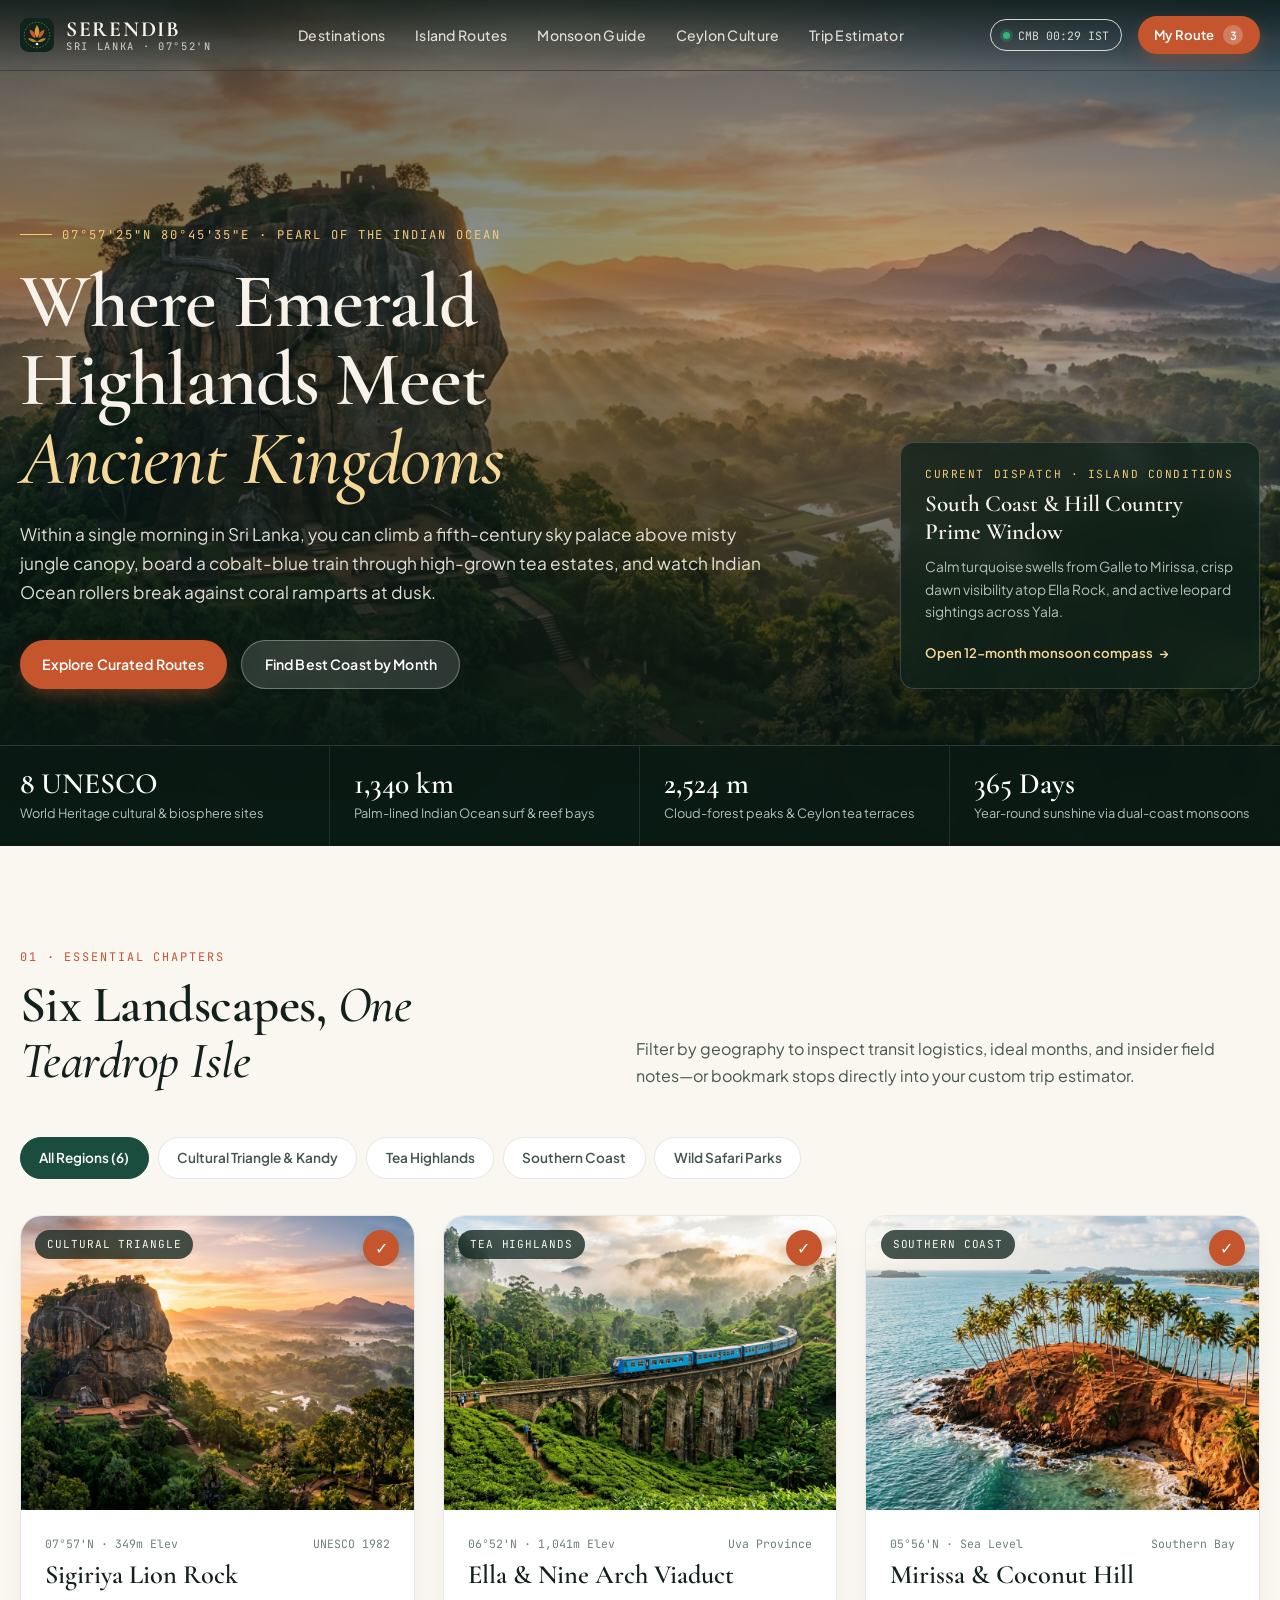
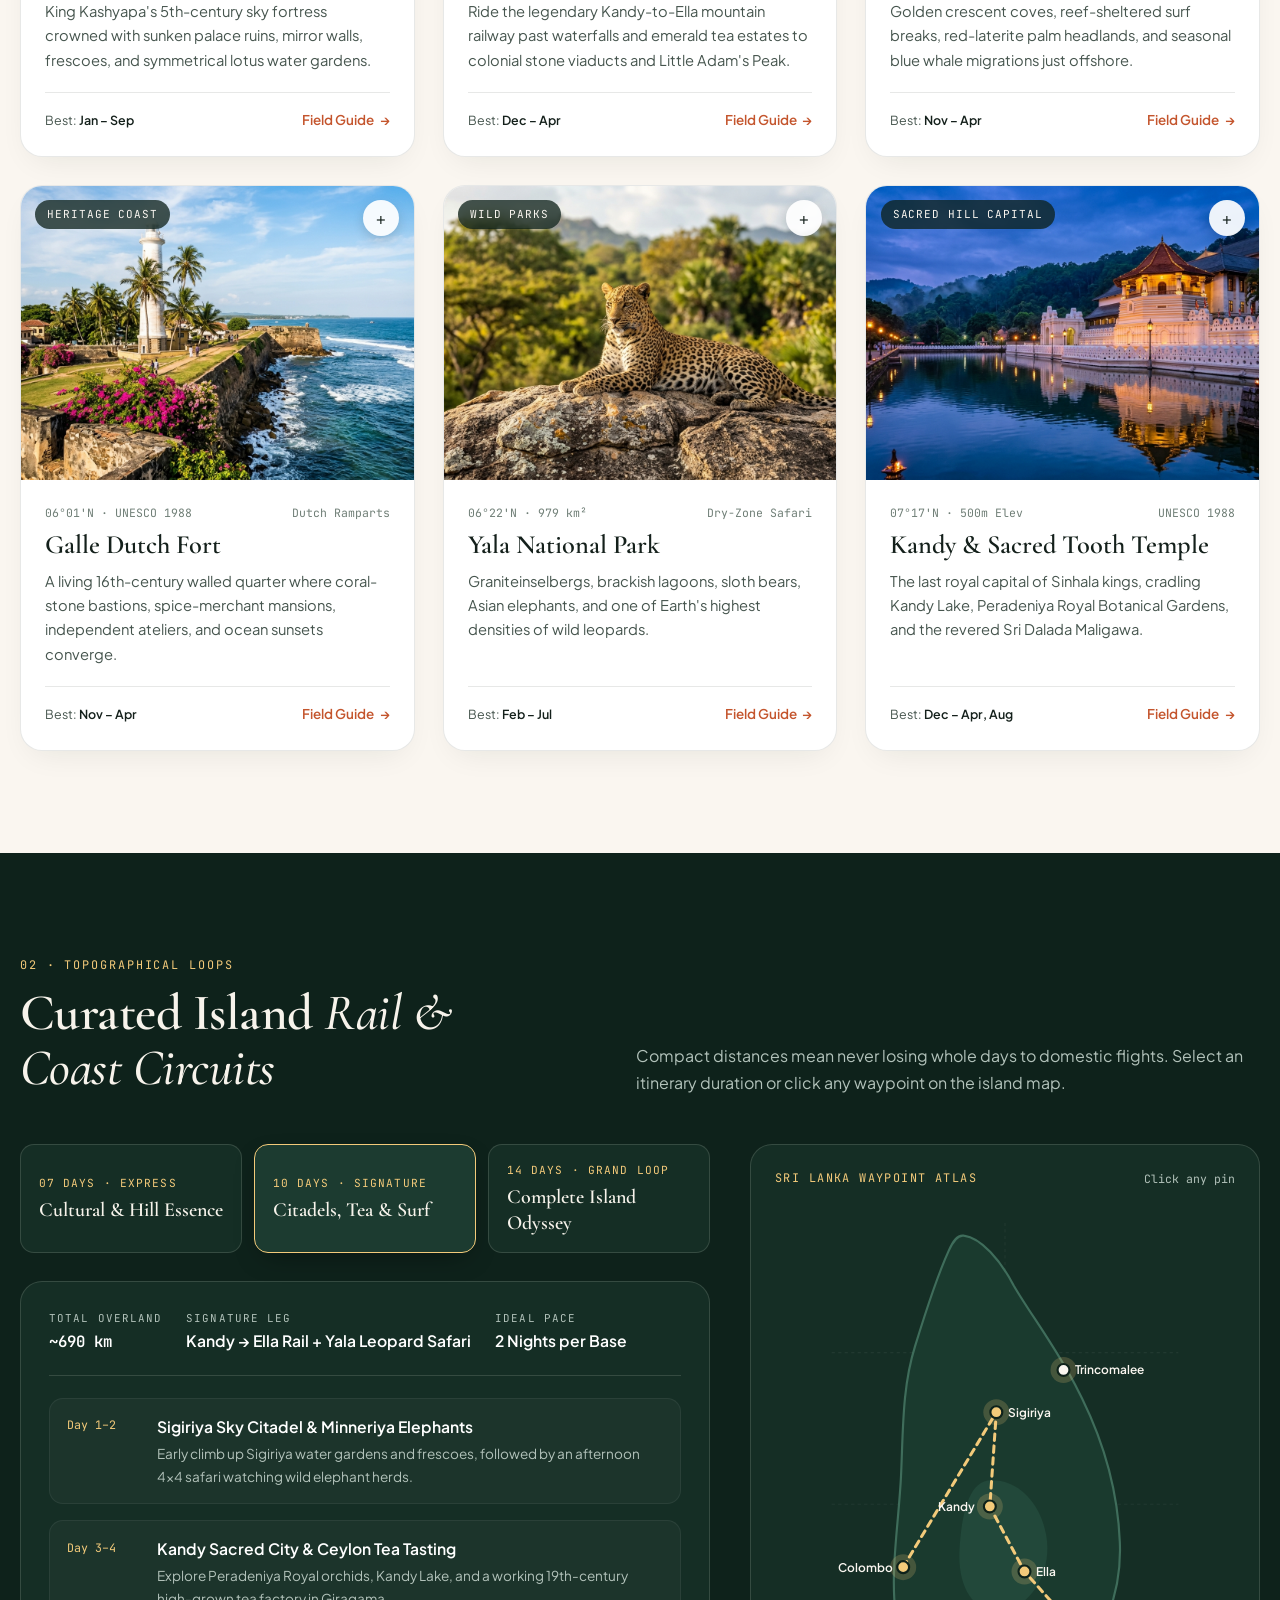
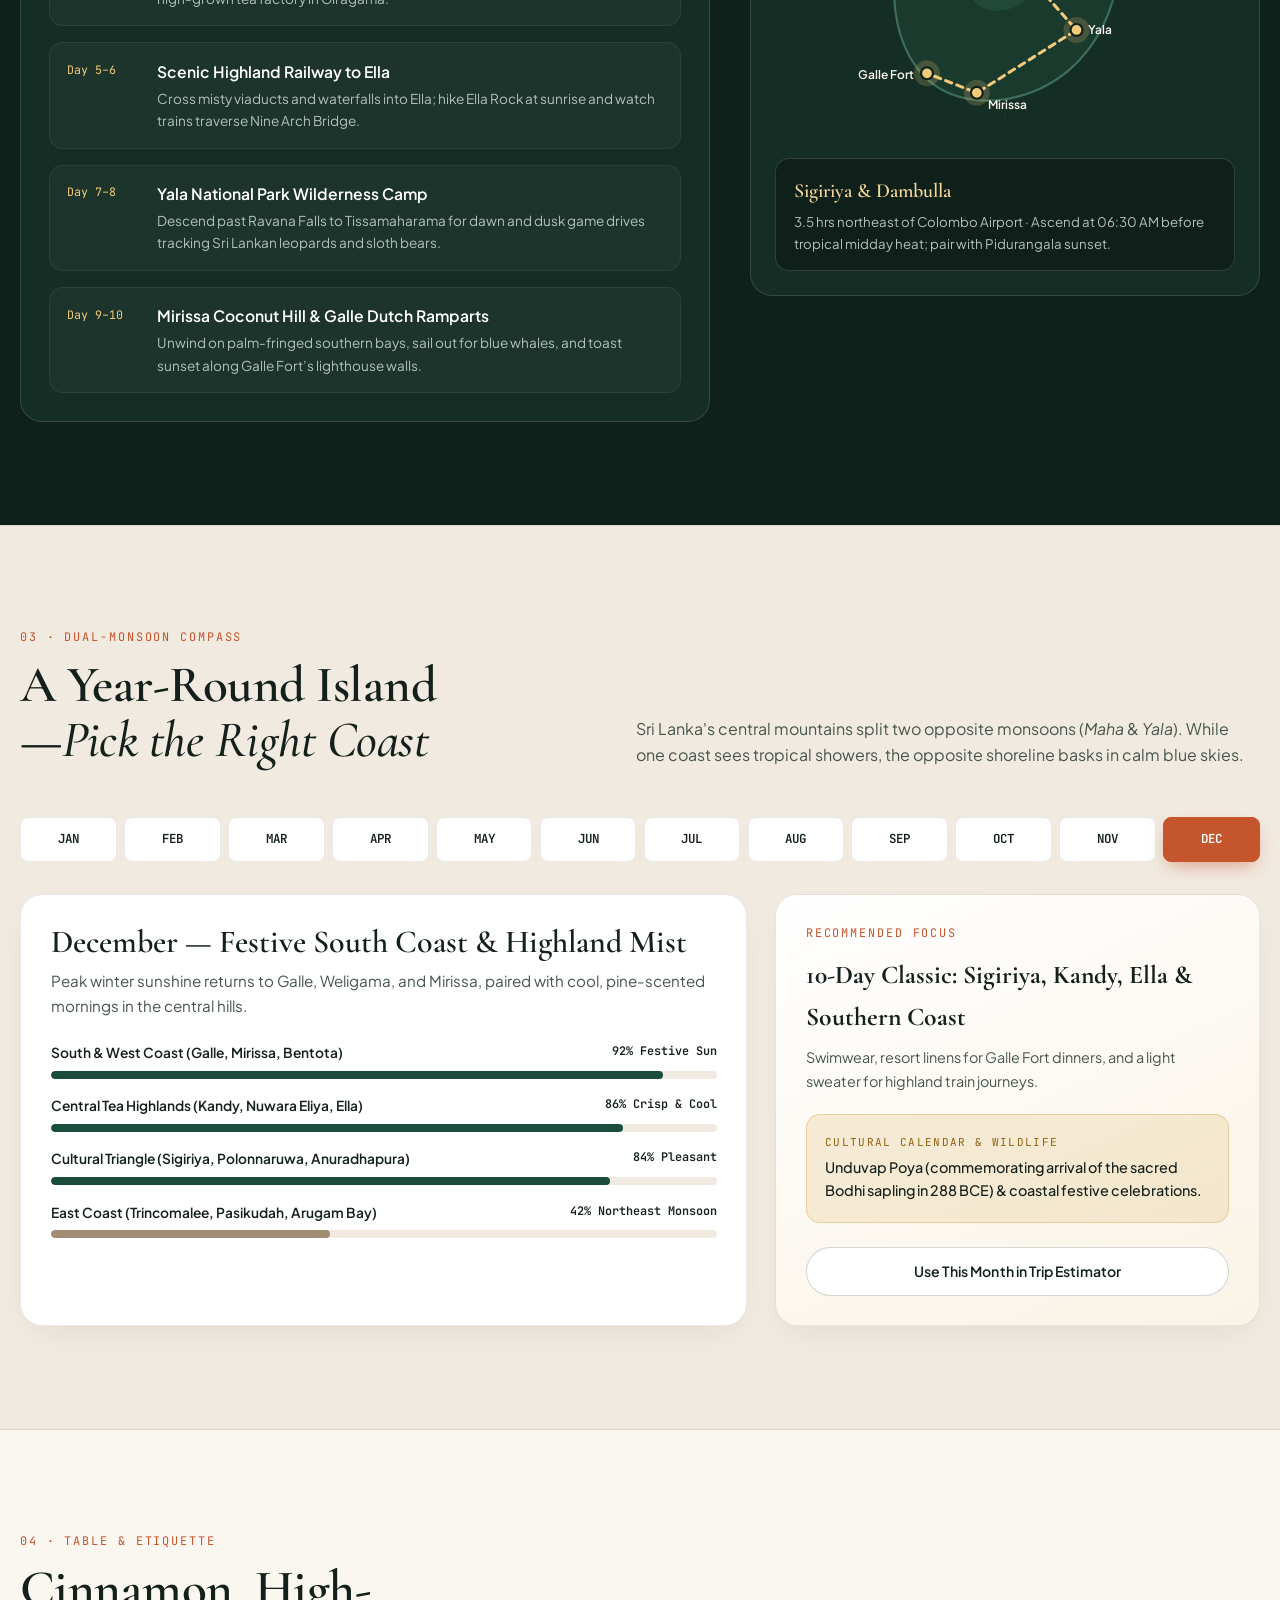
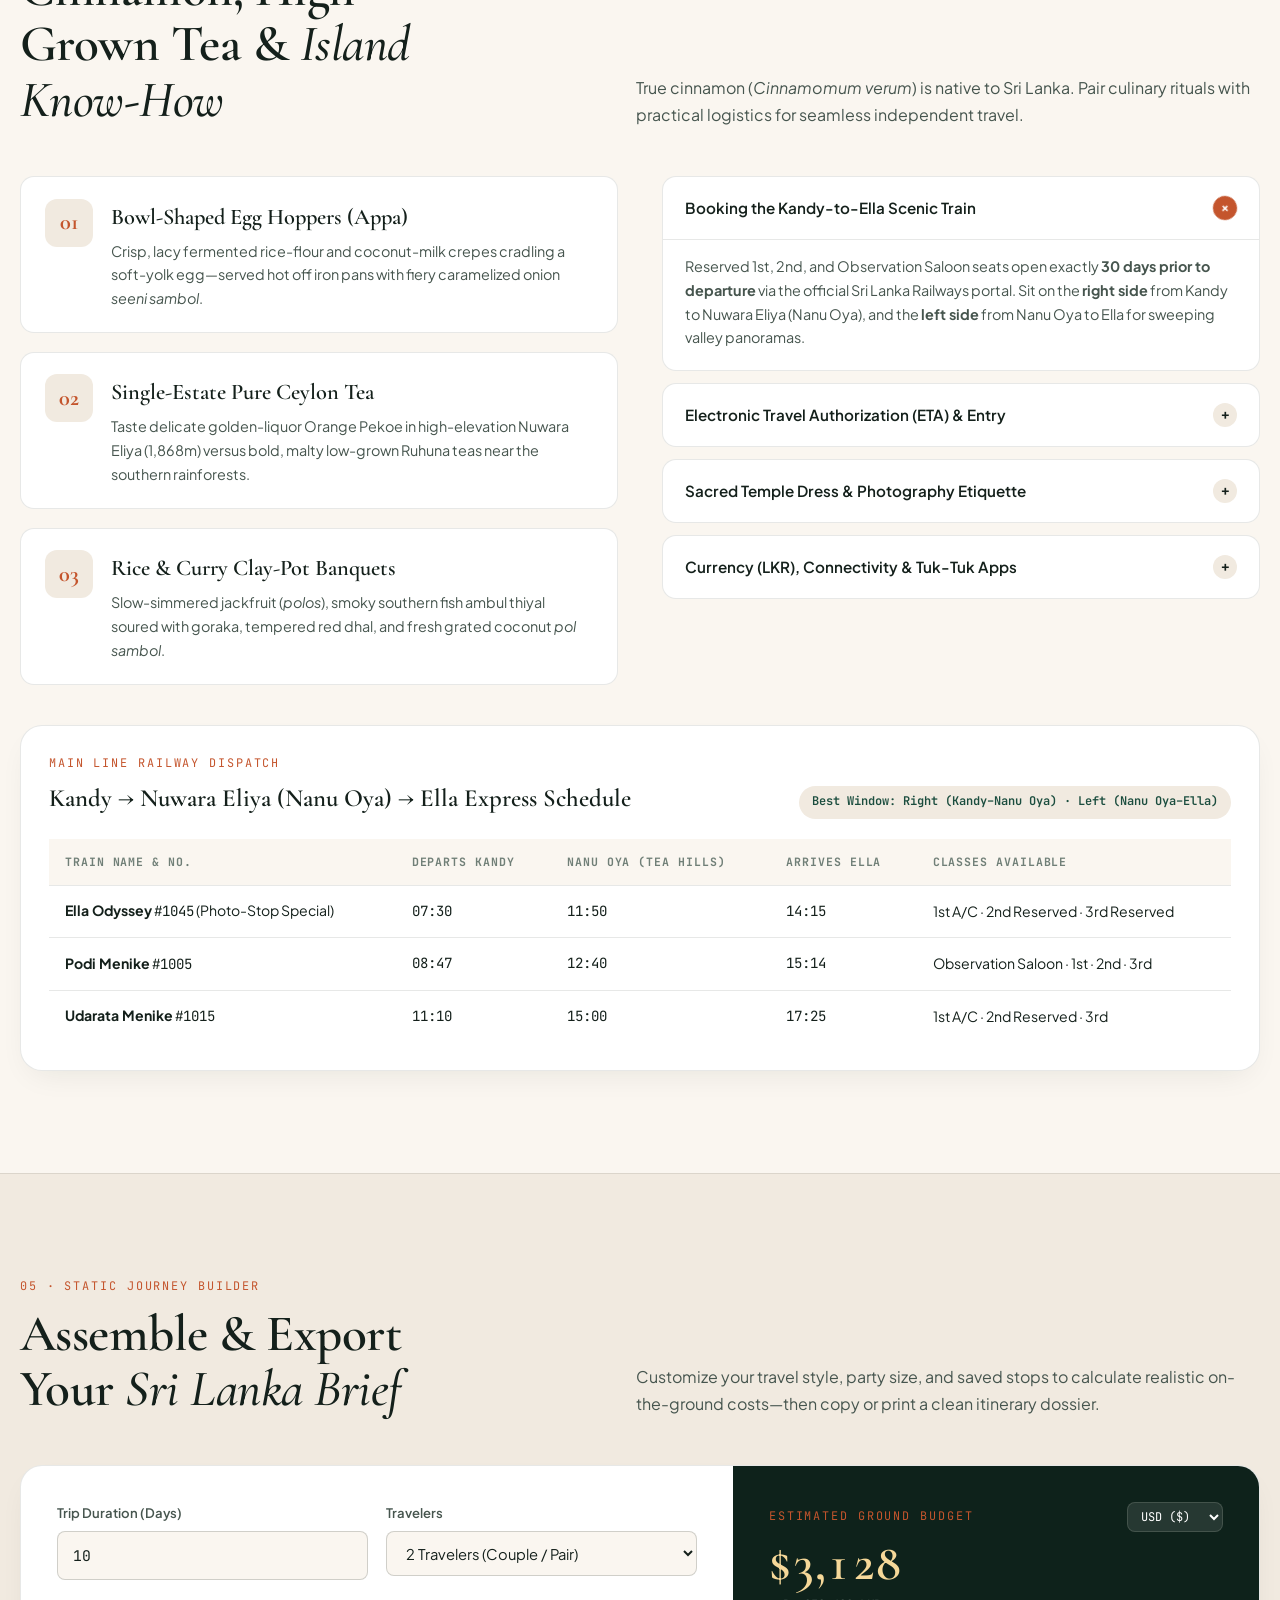
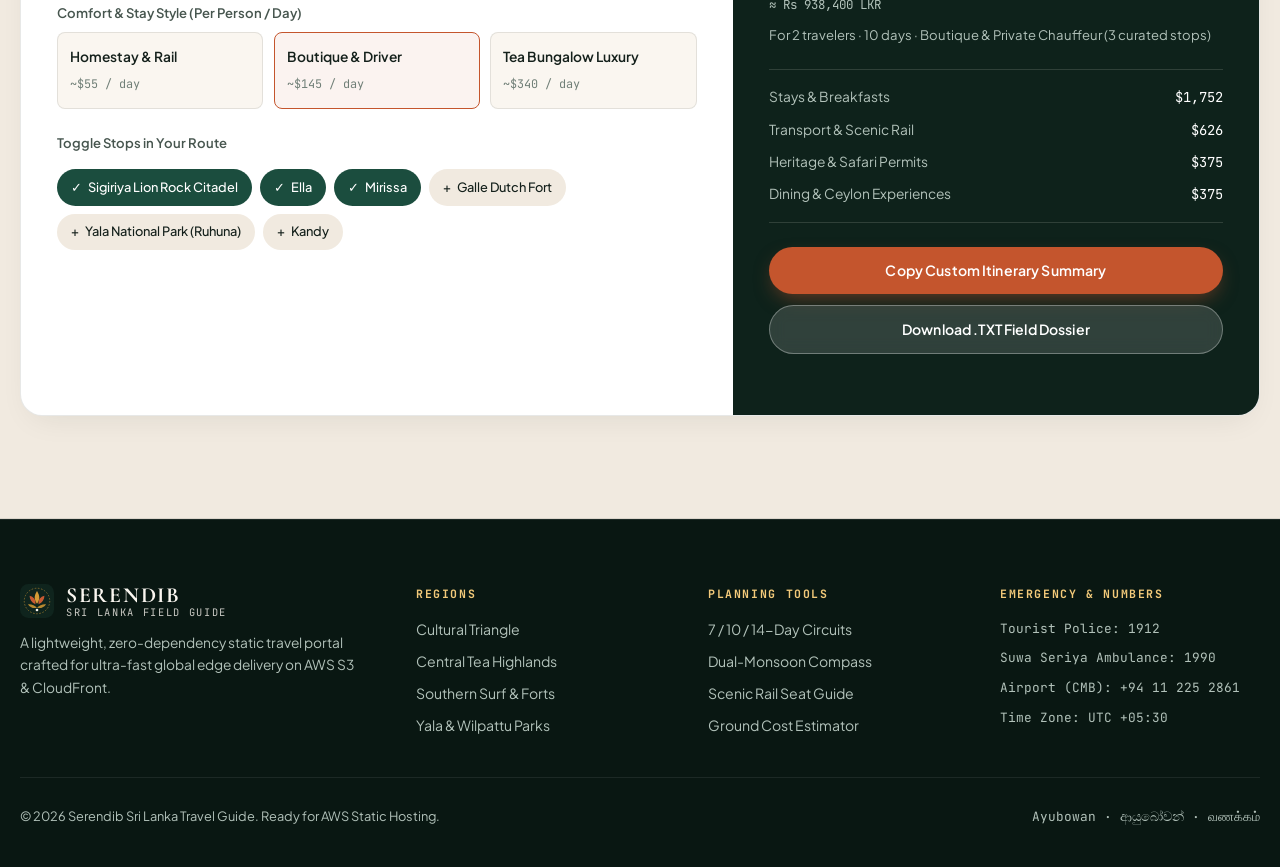
<file: index.html>
<!DOCTYPE html>
<html lang="en">
<head>
  <meta charset="UTF-8" />
  <meta name="viewport" content="width=device-width, initial-scale=1.0" />
  <title>Serendib · Sri Lanka — Island Field Guide &amp; Journey Planner</title>
  <meta
    name="description"
    content="Discover Sri Lanka: from Sigiriya's ancient sky citadel and misty Ceylon tea railways in Ella to leopard safaris in Yala and palm-fringed southern bays."
  />
  <meta name="theme-color" content="#0E221B" />

  <!-- Open Graph / Social Sharing -->
  <meta property="og:type" content="website" />
  <meta property="og:title" content="Serendib · Sri Lanka — Island Field Guide &amp; Journey Planner" />
  <meta
    property="og:description"
    content="Curated routes, dual-monsoon coast finder, and interactive Sri Lanka travel guide."
  />
  <meta property="og:image" content="./assets/images/sigiriya-hero.jpg" />

  <link rel="icon" type="image/svg+xml" href="./favicon.svg" />

  <!-- Editorial & Technical Typography -->
  <link rel="preconnect" href="https://fonts.googleapis.com" />
  <link rel="preconnect" href="https://fonts.gstatic.com" crossorigin />
  <link
    href="https://fonts.googleapis.com/css2?family=Cormorant+Garamond:ital,wght@0,500;0,600;0,700;1,500;1,600&family=JetBrains+Mono:wght@400;500;600&family=Plus+Jakarta+Sans:wght@400;500;600;700&display=swap"
    rel="stylesheet"
  />

  <link rel="stylesheet" href="./styles.css" />

  <!-- Structured Data for Search Engines -->
  <script type="application/ld+json">
    {
      "@context": "https://schema.org",
      "@type": "TouristDestination",
      "name": "Sri Lanka",
      "alternateName": "Serendib — Pearl of the Indian Ocean",
      "description": "An island nation in South Asia celebrated for ancient Buddhist citadels, misty highland tea railways, wildlife sanctuaries, and tropical Indian Ocean coastlines.",
      "geo": {
        "@type": "GeoCoordinates",
        "latitude": 7.8731,
        "longitude": 80.7718
      }
    }
  </script>
</head>
<body>
  <!-- ====================================================================
       Sticky Editorial Header
       ==================================================================== -->
  <header class="site-header" id="siteHeader">
    <div class="container header-inner">
      <a href="#top" class="brand-mark" aria-label="Serendib Sri Lanka Home">
        <img src="./favicon.svg" alt="" class="brand-lotus" width="34" height="34" />
        <span class="brand-text">
          <span class="brand-title">Serendib</span>
          <span class="brand-subtitle">Sri Lanka · 07°52'N</span>
        </span>
      </a>

      <nav aria-label="Primary Navigation">
        <ul class="nav-links" id="navLinks">
          <li><a href="#destinations">Destinations</a></li>
          <li><a href="#routes">Island Routes</a></li>
          <li><a href="#seasons">Monsoon Guide</a></li>
          <li><a href="#culture">Ceylon Culture</a></li>
          <li><a href="#planner">Trip Estimator</a></li>
        </ul>
      </nav>

      <div class="header-actions">
        <div class="live-clock-pill" title="Current local time in Colombo, Sri Lanka (UTC+5:30)">
          <span class="pulse-dot" aria-hidden="true"></span>
          <span id="colomboClock">CMB --:-- IST</span>
        </div>

        <a href="#planner" class="btn btn-primary btn-sm">
          <span>My Route</span>
          <span class="itinerary-badge-count" id="savedCountBadge">3</span>
        </a>

        <button
          type="button"
          class="mobile-menu-toggle"
          id="mobileMenuBtn"
          aria-expanded="false"
          aria-controls="navLinks"
          aria-label="Toggle navigation menu"
        >
          <svg width="20" height="20" viewBox="0 0 24 24" fill="none" stroke="currentColor" stroke-width="2">
            <path d="M4 7h16M4 12h16M4 17h16" stroke-linecap="round" />
          </svg>
        </button>
      </div>
    </div>
  </header>

  <main id="top">
    <!-- ====================================================================
         Full-Bleed Hero Section
         ==================================================================== -->
    <section class="hero" aria-label="Introduction to Sri Lanka">
      <div class="hero-media">
        <img
          src="./assets/images/sigiriya-hero.jpg"
          alt="Golden hour sunrise illuminating Sigiriya Lion Rock fortress rising above misty emerald jungle in Sri Lanka"
          fetchpriority="high"
        />
        <div class="hero-scrim"></div>
      </div>

      <div class="container hero-content">
        <div>
          <div class="hero-eyebrow">
            <span class="hero-eyebrow-line" aria-hidden="true"></span>
            <span>07°57'25"N 80°45'35"E · Pearl of the Indian Ocean</span>
          </div>

          <h1 class="hero-headline">
            Where Emerald Highlands Meet <em>Ancient Kingdoms</em>
          </h1>

          <p class="hero-lead">
            Within a single morning in Sri Lanka, you can climb a fifth-century sky palace above misty jungle canopy,
            board a cobalt-blue train through high-grown tea estates, and watch Indian Ocean rollers break against
            coral ramparts at dusk.
          </p>

          <div class="hero-cta-group">
            <a href="#routes" class="btn btn-primary">Explore Curated Routes</a>
            <a href="#seasons" class="btn btn-glass">Find Best Coast by Month</a>
          </div>
        </div>

        <aside class="hero-dispatch-card" aria-label="Seasonal Island Dispatch">
          <div class="dispatch-label" id="heroSeasonLabel">Current Dispatch · Island Conditions</div>
          <h2 class="dispatch-title" id="heroSeasonTitle">South Coast &amp; Hill Country Prime Window</h2>
          <p class="dispatch-desc" id="heroSeasonDesc">
            Calm turquoise swells from Galle to Mirissa, crisp dawn visibility atop Ella Rock, and active leopard sightings across Yala.
          </p>
          <a href="#seasons" class="dispatch-link">
            <span>Open 12-month monsoon compass</span>
            <span aria-hidden="true">&rarr;</span>
          </a>
        </aside>
      </div>

      <div class="hero-telemetry">
        <div class="container telemetry-grid">
          <div class="telemetry-item">
            <div class="telemetry-value">8 UNESCO</div>
            <div class="telemetry-label">World Heritage cultural &amp; biosphere sites</div>
          </div>
          <div class="telemetry-item">
            <div class="telemetry-value">1,340 km</div>
            <div class="telemetry-label">Palm-lined Indian Ocean surf &amp; reef bays</div>
          </div>
          <div class="telemetry-item">
            <div class="telemetry-value">2,524 m</div>
            <div class="telemetry-label">Cloud-forest peaks &amp; Ceylon tea terraces</div>
          </div>
          <div class="telemetry-item">
            <div class="telemetry-value">365 Days</div>
            <div class="telemetry-label">Year-round sunshine via dual-coast monsoons</div>
          </div>
        </div>
      </div>
    </section>

    <!-- ====================================================================
         Section 1: Signature Destinations Showcase
         ==================================================================== -->
    <section class="section" id="destinations">
      <div class="container">
        <div class="section-header">
          <div>
            <span class="section-eyebrow">01 · Essential Chapters</span>
            <h2 class="section-title">Six Landscapes, <em>One Teardrop Isle</em></h2>
          </div>
          <p class="section-subtitle">
            Filter by geography to inspect transit logistics, ideal months, and insider field notes—or bookmark stops directly into your custom trip estimator.
          </p>
        </div>

        <div class="filter-bar" role="tablist" aria-label="Filter destinations by region">
          <button type="button" class="filter-pill is-active" data-filter="all" role="tab" aria-selected="true">
            All Regions (6)
          </button>
          <button type="button" class="filter-pill" data-filter="cultural" role="tab" aria-selected="false">
            Cultural Triangle &amp; Kandy
          </button>
          <button type="button" class="filter-pill" data-filter="highlands" role="tab" aria-selected="false">
            Tea Highlands
          </button>
          <button type="button" class="filter-pill" data-filter="coast" role="tab" aria-selected="false">
            Southern Coast
          </button>
          <button type="button" class="filter-pill" data-filter="wildlife" role="tab" aria-selected="false">
            Wild Safari Parks
          </button>
        </div>

        <div class="destinations-grid" id="destinationsGrid">
          <!-- Populated progressively & enhanced via app.js, with static SEO fallback cards -->
          <article class="dest-card" data-region="cultural" data-id="sigiriya">
            <div class="dest-card-media">
              <img src="./assets/images/sigiriya-hero.jpg" alt="Sigiriya Lion Rock Citadel at dawn" loading="lazy" />
              <span class="dest-region-tag">Cultural Triangle</span>
              <button type="button" class="dest-save-btn is-saved" data-save-id="sigiriya" aria-label="Toggle Sigiriya in itinerary" title="Save to My Route">
                &#10003;
              </button>
            </div>
            <div class="dest-card-body">
              <div class="dest-meta-row">
                <span>07°57'N · 349m Elev</span>
                <span>UNESCO 1982</span>
              </div>
              <h3 class="dest-card-title">Sigiriya Lion Rock</h3>
              <p class="dest-card-summary">
                King Kashyapa's 5th-century sky fortress crowned with sunken palace ruins, mirror walls, frescoes, and symmetrical lotus water gardens.
              </p>
              <div class="dest-card-footer">
                <span class="dest-best-months">Best: <strong>Jan – Sep</strong></span>
                <button type="button" class="dest-inspect-btn" data-inspect-id="sigiriya">
                  Field Guide <span aria-hidden="true">&rarr;</span>
                </button>
              </div>
            </div>
          </article>

          <article class="dest-card" data-region="highlands" data-id="ella">
            <div class="dest-card-media">
              <img src="./assets/images/ella-train.jpg" alt="Blue hill country train crossing Nine Arch Bridge in Ella" loading="lazy" />
              <span class="dest-region-tag">Tea Highlands</span>
              <button type="button" class="dest-save-btn is-saved" data-save-id="ella" aria-label="Toggle Ella in itinerary" title="Save to My Route">
                &#10003;
              </button>
            </div>
            <div class="dest-card-body">
              <div class="dest-meta-row">
                <span>06°52'N · 1,041m Elev</span>
                <span>Uva Province</span>
              </div>
              <h3 class="dest-card-title">Ella &amp; Nine Arch Viaduct</h3>
              <p class="dest-card-summary">
                Ride the legendary Kandy-to-Ella mountain railway past waterfalls and emerald tea estates to colonial stone viaducts and Little Adam's Peak.
              </p>
              <div class="dest-card-footer">
                <span class="dest-best-months">Best: <strong>Dec – Apr</strong></span>
                <button type="button" class="dest-inspect-btn" data-inspect-id="ella">
                  Field Guide <span aria-hidden="true">&rarr;</span>
                </button>
              </div>
            </div>
          </article>

          <article class="dest-card" data-region="coast" data-id="mirissa">
            <div class="dest-card-media">
              <img src="./assets/images/mirissa-beach.jpg" alt="Coconut Tree Hill palm headland in Mirissa overlooking turquoise surf" loading="lazy" />
              <span class="dest-region-tag">Southern Coast</span>
              <button type="button" class="dest-save-btn is-saved" data-save-id="mirissa" aria-label="Toggle Mirissa in itinerary" title="Save to My Route">
                &#10003;
              </button>
            </div>
            <div class="dest-card-body">
              <div class="dest-meta-row">
                <span>05°56'N · Sea Level</span>
                <span>Southern Bay</span>
              </div>
              <h3 class="dest-card-title">Mirissa &amp; Coconut Hill</h3>
              <p class="dest-card-summary">
                Golden crescent coves, reef-sheltered surf breaks, red-laterite palm headlands, and seasonal blue whale migrations just offshore.
              </p>
              <div class="dest-card-footer">
                <span class="dest-best-months">Best: <strong>Nov – Apr</strong></span>
                <button type="button" class="dest-inspect-btn" data-inspect-id="mirissa">
                  Field Guide <span aria-hidden="true">&rarr;</span>
                </button>
              </div>
            </div>
          </article>

          <article class="dest-card" data-region="coast" data-id="galle">
            <div class="dest-card-media">
              <img src="./assets/images/galle-fort.jpg" alt="Historic whitewashed lighthouse and ocean ramparts of Galle Fort" loading="lazy" />
              <span class="dest-region-tag">Heritage Coast</span>
              <button type="button" class="dest-save-btn" data-save-id="galle" aria-label="Toggle Galle Fort in itinerary" title="Save to My Route">
                +
              </button>
            </div>
            <div class="dest-card-body">
              <div class="dest-meta-row">
                <span>06°01'N · UNESCO 1988</span>
                <span>Dutch Ramparts</span>
              </div>
              <h3 class="dest-card-title">Galle Dutch Fort</h3>
              <p class="dest-card-summary">
                A living 16th-century walled quarter where coral-stone bastions, spice-merchant mansions, independent ateliers, and ocean sunsets converge.
              </p>
              <div class="dest-card-footer">
                <span class="dest-best-months">Best: <strong>Nov – Apr</strong></span>
                <button type="button" class="dest-inspect-btn" data-inspect-id="galle">
                  Field Guide <span aria-hidden="true">&rarr;</span>
                </button>
              </div>
            </div>
          </article>

          <article class="dest-card" data-region="wildlife" data-id="yala">
            <div class="dest-card-media">
              <img src="./assets/images/yala-leopard.jpg" alt="Wild Sri Lankan leopard resting on granite boulder in Yala National Park" loading="lazy" />
              <span class="dest-region-tag">Wild Parks</span>
              <button type="button" class="dest-save-btn" data-save-id="yala" aria-label="Toggle Yala National Park in itinerary" title="Save to My Route">
                +
              </button>
            </div>
            <div class="dest-card-body">
              <div class="dest-meta-row">
                <span>06°22'N · 979 km²</span>
                <span>Dry-Zone Safari</span>
              </div>
              <h3 class="dest-card-title">Yala National Park</h3>
              <p class="dest-card-summary">
                Graniteinselbergs, brackish lagoons, sloth bears, Asian elephants, and one of Earth's highest densities of wild leopards.
              </p>
              <div class="dest-card-footer">
                <span class="dest-best-months">Best: <strong>Feb – Jul</strong></span>
                <button type="button" class="dest-inspect-btn" data-inspect-id="yala">
                  Field Guide <span aria-hidden="true">&rarr;</span>
                </button>
              </div>
            </div>
          </article>

          <article class="dest-card" data-region="cultural" data-id="kandy">
            <div class="dest-card-media">
              <img src="./assets/images/kandy-temple.jpg" alt="Temple of the Sacred Tooth Relic illuminated at dusk beside Kandy Lake" loading="lazy" />
              <span class="dest-region-tag">Sacred Hill Capital</span>
              <button type="button" class="dest-save-btn" data-save-id="kandy" aria-label="Toggle Kandy in itinerary" title="Save to My Route">
                +
              </button>
            </div>
            <div class="dest-card-body">
              <div class="dest-meta-row">
                <span>07°17'N · 500m Elev</span>
                <span>UNESCO 1988</span>
              </div>
              <h3 class="dest-card-title">Kandy &amp; Sacred Tooth Temple</h3>
              <p class="dest-card-summary">
                The last royal capital of Sinhala kings, cradling Kandy Lake, Peradeniya Royal Botanical Gardens, and the revered Sri Dalada Maligawa.
              </p>
              <div class="dest-card-footer">
                <span class="dest-best-months">Best: <strong>Dec – Apr, Aug</strong></span>
                <button type="button" class="dest-inspect-btn" data-inspect-id="kandy">
                  Field Guide <span aria-hidden="true">&rarr;</span>
                </button>
              </div>
            </div>
          </article>
        </div>
      </div>
    </section>

    <!-- ====================================================================
         Section 2: Interactive Island Route Explorer & SVG Map
         ==================================================================== -->
    <section class="section section-dark" id="routes">
      <div class="container">
        <div class="section-header">
          <div>
            <span class="section-eyebrow">02 · Topographical Loops</span>
            <h2 class="section-title">Curated Island <em>Rail &amp; Coast Circuits</em></h2>
          </div>
          <p class="section-subtitle">
            Compact distances mean never losing whole days to domestic flights. Select an itinerary duration or click any waypoint on the island map.
          </p>
        </div>

        <div class="routes-layout">
          <div>
            <div class="route-tabs" role="tablist" aria-label="Curated Sri Lanka route durations">
              <button type="button" class="route-tab" data-route="7day" role="tab" aria-selected="false">
                <span class="route-tab-duration">07 Days · Express</span>
                <span class="route-tab-name">Cultural &amp; Hill Essence</span>
              </button>
              <button type="button" class="route-tab is-active" data-route="10day" role="tab" aria-selected="true">
                <span class="route-tab-duration">10 Days · Signature</span>
                <span class="route-tab-name">Citadels, Tea &amp; Surf</span>
              </button>
              <button type="button" class="route-tab" data-route="14day" role="tab" aria-selected="false">
                <span class="route-tab-duration">14 Days · Grand Loop</span>
                <span class="route-tab-name">Complete Island Odyssey</span>
              </button>
            </div>

            <div class="route-detail-panel" id="routeDetailPanel">
              <div class="route-summary-bar">
                <div>
                  <span class="route-stat-label">Total Overland</span>
                  <span class="route-stat-val mono" id="routeDistance">~690 km</span>
                </div>
                <div>
                  <span class="route-stat-label">Signature Leg</span>
                  <span class="route-stat-val" id="routeHighlightLeg">Kandy &rarr; Ella Scenic Rail</span>
                </div>
                <div>
                  <span class="route-stat-label">Ideal Pace</span>
                  <span class="route-stat-val" id="routePace">2 Nights per Base</span>
                </div>
              </div>

              <ol class="route-stops-list" id="routeStopsList">
                <!-- Populated dynamically by app.js -->
              </ol>
            </div>
          </div>

          <!-- Handcrafted Interactive Sri Lanka SVG Map -->
          <aside class="map-card" aria-label="Interactive Sri Lanka Waypoint Map">
            <div class="map-card-header">
              <span class="map-card-title">Sri Lanka Waypoint Atlas</span>
              <span class="mono" style="font-size: 0.72rem; color: #B2C2BA;">Click any pin</span>
            </div>

            <div class="sri-lanka-svg-wrap">
              <svg viewBox="0 0 360 500" role="img" aria-label="Map of Sri Lanka showing major travel stops">
                <!-- Subtle Ocean Graticule -->
                <line x1="20" y1="140" x2="340" y2="140" stroke="rgba(255,255,255,0.05)" stroke-dasharray="3 3" />
                <line x1="20" y1="280" x2="340" y2="280" stroke="rgba(255,255,255,0.05)" stroke-dasharray="3 3" />
                <line x1="180" y1="20" x2="180" y2="480" stroke="rgba(255,255,255,0.05)" stroke-dasharray="3 3" />

                <!-- Accurate Teardrop Silhouette of Sri Lanka -->
                <path
                  class="island-landmass"
                  d="M142,32 C158,34 176,55 188,78 C203,104 228,136 248,176 C268,215 284,264 286,315 C288,362 271,406 238,434 C206,460 164,468 130,455 C102,444 84,416 79,380 C74,342 82,296 84,254 C86,212 85,172 97,134 C108,98 118,68 128,46 C132,37 136,31 142,32 Z"
                />

                <!-- Central Highland Massif Contour -->
                <path
                  class="island-highlands"
                  d="M164,258 C188,255 212,275 218,308 C224,340 206,374 178,378 C151,382 136,356 138,322 C140,290 146,261 164,258 Z"
                />

                <!-- Dynamic Active Route Polyline -->
                <polyline
                  id="mapRoutePolyline"
                  class="route-path-line"
                  points="86,338 172,195 166,282 198,342 246,396 154,454 108,436"
                />

                <!-- Interactive Waypoint Nodes -->
                <g class="map-node is-in-route" data-node="colombo" transform="translate(86, 338)" tabindex="0" role="button" aria-label="Colombo">
                  <circle class="node-outer" r="12" />
                  <circle class="node-core" r="5.5" />
                  <text x="-60" y="4">Colombo</text>
                </g>

                <g class="map-node" data-node="trincomalee" transform="translate(234, 156)" tabindex="0" role="button" aria-label="Trincomalee">
                  <circle class="node-outer" r="12" />
                  <circle class="node-core" r="5.5" />
                  <text x="11" y="4">Trincomalee</text>
                </g>

                <g class="map-node is-in-route" data-node="sigiriya" transform="translate(172, 195)" tabindex="0" role="button" aria-label="Sigiriya">
                  <circle class="node-outer" r="12" />
                  <circle class="node-core" r="5.5" />
                  <text x="11" y="4">Sigiriya</text>
                </g>

                <g class="map-node is-in-route" data-node="kandy" transform="translate(166, 282)" tabindex="0" role="button" aria-label="Kandy">
                  <circle class="node-outer" r="12" />
                  <circle class="node-core" r="5.5" />
                  <text x="-48" y="4">Kandy</text>
                </g>

                <g class="map-node is-in-route" data-node="ella" transform="translate(198, 342)" tabindex="0" role="button" aria-label="Ella">
                  <circle class="node-outer" r="12" />
                  <circle class="node-core" r="5.5" />
                  <text x="11" y="4">Ella</text>
                </g>

                <g class="map-node is-in-route" data-node="yala" transform="translate(246, 396)" tabindex="0" role="button" aria-label="Yala">
                  <circle class="node-outer" r="12" />
                  <circle class="node-core" r="5.5" />
                  <text x="11" y="4">Yala</text>
                </g>

                <g class="map-node is-in-route" data-node="mirissa" transform="translate(154, 454)" tabindex="0" role="button" aria-label="Mirissa">
                  <circle class="node-outer" r="12" />
                  <circle class="node-core" r="5.5" />
                  <text x="10" y="15">Mirissa</text>
                </g>

                <g class="map-node is-in-route" data-node="galle" transform="translate(108, 436)" tabindex="0" role="button" aria-label="Galle Fort">
                  <circle class="node-outer" r="12" />
                  <circle class="node-core" r="5.5" />
                  <text x="-64" y="5">Galle Fort</text>
                </g>
              </svg>
            </div>

            <div class="map-active-readout" id="mapReadout">
              <div class="map-readout-name" id="mapReadoutName">Sigiriya &amp; Dambulla</div>
              <p class="map-readout-info" id="mapReadoutInfo">
                3.5 hrs northeast of Colombo Airport · Ascend at 06:30 AM before tropical midday heat; pair with Pidurangala sunset.
              </p>
            </div>
          </aside>
        </div>
      </div>
    </section>

    <!-- ====================================================================
         Section 3: Dual-Monsoon Seasonality Finder
         ==================================================================== -->
    <section class="section section-stone" id="seasons">
      <div class="container">
        <div class="section-header">
          <div>
            <span class="section-eyebrow">03 · Dual-Monsoon Compass</span>
            <h2 class="section-title">A Year-Round Island—<em>Pick the Right Coast</em></h2>
          </div>
          <p class="section-subtitle">
            Sri Lanka's central mountains split two opposite monsoons (<em>Maha</em> &amp; <em>Yala</em>). While one coast sees tropical showers, the opposite shoreline basks in calm blue skies.
          </p>
        </div>

        <div class="month-selector" id="monthSelector" role="tablist" aria-label="Select month of travel">
          <button type="button" class="month-btn" data-month="0">Jan</button>
          <button type="button" class="month-btn" data-month="1">Feb</button>
          <button type="button" class="month-btn" data-month="2">Mar</button>
          <button type="button" class="month-btn" data-month="3">Apr</button>
          <button type="button" class="month-btn" data-month="4">May</button>
          <button type="button" class="month-btn" data-month="5">Jun</button>
          <button type="button" class="month-btn" data-month="6">Jul</button>
          <button type="button" class="month-btn" data-month="7">Aug</button>
          <button type="button" class="month-btn" data-month="8">Sep</button>
          <button type="button" class="month-btn" data-month="9">Oct</button>
          <button type="button" class="month-btn is-active" data-month="10">Nov</button>
          <button type="button" class="month-btn" data-month="11">Dec</button>
        </div>

        <div class="season-dashboard">
          <div class="season-regions-card">
            <h3 class="season-month-heading" id="seasonMonthHeading">November — South Coast Awakening</h3>
            <p class="season-verdict" id="seasonVerdict">
              Inter-monsoon showers clear toward crisp mornings; southern bays open for whale watching and early-season surf.
            </p>

            <div class="region-bars">
              <div class="region-bar-row">
                <div class="region-bar-top">
                  <span>South &amp; West Coast (Galle, Mirissa, Bentota)</span>
                  <span class="region-rating-badge" id="rateSouthText">85% Prime</span>
                </div>
                <div class="meter-track"><div class="meter-fill" id="rateSouthBar" style="width: 85%"></div></div>
              </div>

              <div class="region-bar-row">
                <div class="region-bar-top">
                  <span>Central Tea Highlands (Kandy, Nuwara Eliya, Ella)</span>
                  <span class="region-rating-badge" id="rateHillText">78% Crisp Mornings</span>
                </div>
                <div class="meter-track"><div class="meter-fill" id="rateHillBar" style="width: 78%"></div></div>
              </div>

              <div class="region-bar-row">
                <div class="region-bar-top">
                  <span>Cultural Triangle (Sigiriya, Polonnaruwa, Anuradhapura)</span>
                  <span class="region-rating-badge" id="rateCultureText">80% Lush Green</span>
                </div>
                <div class="meter-track"><div class="meter-fill" id="rateCultureBar" style="width: 80%"></div></div>
              </div>

              <div class="region-bar-row">
                <div class="region-bar-top">
                  <span>East Coast (Trincomalee, Pasikudah, Arugam Bay)</span>
                  <span class="region-rating-badge" id="rateEastText">40% Maha Showers</span>
                </div>
                <div class="meter-track"><div class="meter-fill" id="rateEastBar" style="width: 40%"></div></div>
              </div>
            </div>
          </div>

          <div class="season-highlight-card">
            <div>
              <span class="section-eyebrow">Recommended Focus</span>
              <h4 style="font-family: var(--font-display); font-size: 1.6rem; margin-bottom: 0.5rem;" id="seasonBestRoute">
                Galle Ramparts &amp; Misty Highland Rail
              </h4>
              <p style="font-size: 0.9rem; color: var(--text-secondary);" id="seasonPackingTip">
                Pack breathable linen for humid coastal afternoons, a light rain shell for brief dusk showers, and a warm fleece layer for 14°C nights in Nuwara Eliya.
              </p>

              <div class="festival-box">
                <div class="festival-box-label">Cultural Calendar &amp; Wildlife</div>
                <div class="festival-box-text" id="seasonFestivalText">
                  Il Full Moon Poya illuminations &amp; opening of the Mirissa blue whale migration channel.
                </div>
              </div>
            </div>

            <div style="margin-top: 1.5rem;">
              <a href="#planner" class="btn btn-outline" style="width: 100%;">
                Use This Month in Trip Estimator
              </a>
            </div>
          </div>
        </div>
      </div>
    </section>

    <!-- ====================================================================
         Section 4: Flavors of Ceylon & Practical Field Essentials
         ==================================================================== -->
    <section class="section" id="culture">
      <div class="container">
        <div class="section-header">
          <div>
            <span class="section-eyebrow">04 · Table &amp; Etiquette</span>
            <h2 class="section-title">Cinnamon, High-Grown Tea &amp; <em>Island Know-How</em></h2>
          </div>
          <p class="section-subtitle">
            True cinnamon (<em>Cinnamomum verum</em>) is native to Sri Lanka. Pair culinary rituals with practical logistics for seamless independent travel.
          </p>
        </div>

        <div class="culture-grid">
          <div class="culinary-list">
            <article class="culinary-card">
              <div class="culinary-icon" aria-hidden="true">01</div>
              <div>
                <h3 class="culinary-title">Bowl-Shaped Egg Hoppers (Appa)</h3>
                <p class="culinary-desc">
                  Crisp, lacy fermented rice-flour and coconut-milk crepes cradling a soft-yolk egg—served hot off iron pans with fiery caramelized onion <em>seeni sambol</em>.
                </p>
              </div>
            </article>

            <article class="culinary-card">
              <div class="culinary-icon" aria-hidden="true">02</div>
              <div>
                <h3 class="culinary-title">Single-Estate Pure Ceylon Tea</h3>
                <p class="culinary-desc">
                  Taste delicate golden-liquor Orange Pekoe in high-elevation Nuwara Eliya (1,868m) versus bold, malty low-grown Ruhuna teas near the southern rainforests.
                </p>
              </div>
            </article>

            <article class="culinary-card">
              <div class="culinary-icon" aria-hidden="true">03</div>
              <div>
                <h3 class="culinary-title">Rice &amp; Curry Clay-Pot Banquets</h3>
                <p class="culinary-desc">
                  Slow-simmered jackfruit (<em>polos</em>), smoky southern fish ambul thiyal soured with goraka, tempered red dhal, and fresh grated coconut <em>pol sambol</em>.
                </p>
              </div>
            </article>
          </div>

          <div class="accordion-list">
            <details class="accordion-item" open>
              <summary class="accordion-trigger">
                <span>Booking the Kandy-to-Ella Scenic Train</span>
                <span class="accordion-icon" aria-hidden="true">+</span>
              </summary>
              <div class="accordion-content">
                Reserved 1st, 2nd, and Observation Saloon seats open exactly <strong>30 days prior to departure</strong> via the official Sri Lanka Railways portal. Sit on the <strong>right side</strong> from Kandy to Nuwara Eliya (Nanu Oya), and the <strong>left side</strong> from Nanu Oya to Ella for sweeping valley panoramas.
              </div>
            </details>

            <details class="accordion-item">
              <summary class="accordion-trigger">
                <span>Electronic Travel Authorization (ETA) &amp; Entry</span>
                <span class="accordion-icon" aria-hidden="true">+</span>
              </summary>
              <div class="accordion-content">
                Most international visitors obtain a 30-day double-entry Tourist ETA online prior to boarding for Bandaranaike International Airport (CMB). Ensure six months of passport validity and a return or onward ticket.
              </div>
            </details>

            <details class="accordion-item">
              <summary class="accordion-trigger">
                <span>Sacred Temple Dress &amp; Photography Etiquette</span>
                <span class="accordion-icon" aria-hidden="true">+</span>
              </summary>
              <div class="accordion-content">
                Cover shoulders and knees (light cotton sarongs are handy) and remove shoes and hats before entering Buddhist stupas or Hindu kovils. Never pose with your back turned directly toward a Buddha statue—stand respectfully beside it instead.
              </div>
            </details>

            <details class="accordion-item">
              <summary class="accordion-trigger">
                <span>Currency (LKR), Connectivity &amp; Tuk-Tuk Apps</span>
                <span class="accordion-icon" aria-hidden="true">+</span>
              </summary>
              <div class="accordion-content">
                Pick up a local Dialog or Mobitel tourist eSIM/SIM right in the CMB arrivals hall for reliable 4G/5G island coverage. Download <strong>PickMe</strong> or Uber in Colombo, Kandy, and Galle for transparent metered three-wheeler fares, and carry small Sri Lankan Rupee (LKR) notes for rural king-coconut roadside stalls.
              </div>
            </details>
          </div>
        </div>

        <!-- Scenic Highland Railway Timetable Reference -->
        <div class="rail-timetable-card" aria-label="Kandy to Ella Scenic Train Timetable">
          <div class="rail-timetable-header">
            <div>
              <span class="section-eyebrow" style="margin-bottom: 0.25rem;">Main Line Railway Dispatch</span>
              <h3 class="rail-timetable-title">Kandy &rarr; Nuwara Eliya (Nanu Oya) &rarr; Ella Express Schedule</h3>
            </div>
            <span class="rail-seat-tip mono">Best Window: Right (Kandy–Nanu Oya) · Left (Nanu Oya–Ella)</span>
          </div>

          <div class="rail-table-wrap">
            <table class="rail-table">
              <thead>
                <tr>
                  <th>Train Name &amp; No.</th>
                  <th>Departs Kandy</th>
                  <th>Nanu Oya (Tea Hills)</th>
                  <th>Arrives Ella</th>
                  <th>Classes Available</th>
                </tr>
              </thead>
              <tbody>
                <tr>
                  <td><strong>Ella Odyssey</strong> <span class="mono">#1045</span> (Photo-Stop Special)</td>
                  <td class="mono">07:30</td>
                  <td class="mono">11:50</td>
                  <td class="mono">14:15</td>
                  <td>1st A/C · 2nd Reserved · 3rd Reserved</td>
                </tr>
                <tr>
                  <td><strong>Podi Menike</strong> <span class="mono">#1005</span></td>
                  <td class="mono">08:47</td>
                  <td class="mono">12:40</td>
                  <td class="mono">15:14</td>
                  <td>Observation Saloon · 1st · 2nd · 3rd</td>
                </tr>
                <tr>
                  <td><strong>Udarata Menike</strong> <span class="mono">#1015</span></td>
                  <td class="mono">11:10</td>
                  <td class="mono">15:00</td>
                  <td class="mono">17:25</td>
                  <td>1st A/C · 2nd Reserved · 3rd</td>
                </tr>
              </tbody>
            </table>
          </div>
        </div>
      </div>
    </section>

    <!-- ====================================================================
         Section 5: Interactive Trip Builder & Budget Estimator
         ==================================================================== -->
    <section class="section section-stone" id="planner">
      <div class="container">
        <div class="section-header">
          <div>
            <span class="section-eyebrow">05 · Static Journey Builder</span>
            <h2 class="section-title">Assemble &amp; Export Your <em>Sri Lanka Brief</em></h2>
          </div>
          <p class="section-subtitle">
            Customize your travel style, party size, and saved stops to calculate realistic on-the-ground costs—then copy or print a clean itinerary dossier.
          </p>
        </div>

        <div class="planner-card">
          <div class="planner-controls">
            <div class="form-row">
              <div class="field-group">
                <label class="field-label" for="planDays">Trip Duration (Days)</label>
                <input
                  type="number"
                  id="planDays"
                  class="field-input mono"
                  min="4"
                  max="30"
                  value="10"
                />
              </div>
              <div class="field-group">
                <label class="field-label" for="planTravelers">Travelers</label>
                <select id="planTravelers" class="field-select">
                  <option value="1">1 Solo Traveler</option>
                  <option value="2" selected>2 Travelers (Couple / Pair)</option>
                  <option value="4">4 Travelers (Small Group / Family)</option>
                </select>
              </div>
            </div>

            <div class="field-group" style="margin-bottom: 0.55rem;">
              <span class="field-label">Comfort &amp; Stay Style (Per Person / Day)</span>
            </div>
            <div class="tier-selector" role="radiogroup" aria-label="Select travel comfort style">
              <button type="button" class="tier-btn" data-tier="backpacker" data-rate="55">
                <span class="tier-name">Homestay &amp; Rail</span>
                <span class="tier-rate">~$55 / day</span>
              </button>
              <button type="button" class="tier-btn is-active" data-tier="boutique" data-rate="145">
                <span class="tier-name">Boutique &amp; Driver</span>
                <span class="tier-rate">~$145 / day</span>
              </button>
              <button type="button" class="tier-btn" data-tier="luxury" data-rate="340">
                <span class="tier-name">Tea Bungalow Luxury</span>
                <span class="tier-rate">~$340 / day</span>
              </button>
            </div>

            <div class="field-group">
              <span class="field-label">Toggle Stops in Your Route</span>
              <div class="saved-chips" id="plannerStopChips">
                <!-- Interactive chips synced with destination cards -->
              </div>
            </div>
          </div>

          <div class="planner-summary">
            <div>
              <div class="currency-bar">
                <span class="section-eyebrow" style="margin-bottom: 0;">Estimated Ground Budget</span>
                <label class="sr-only" for="planCurrency">Display Currency</label>
                <select id="planCurrency" class="currency-select mono" aria-label="Select display currency">
                  <option value="USD" selected>USD ($)</option>
                  <option value="EUR">EUR (&euro;)</option>
                  <option value="GBP">GBP (&pound;)</option>
                  <option value="AUD">AUD (A$)</option>
                  <option value="LKR">LKR (Rs)</option>
                </select>
              </div>
              <div class="estimate-total-amount mono" id="estimateTotal">$2,900</div>
              <div class="estimate-lkr-equiv mono" id="estimateLkrEquiv">&asymp; Rs 870,000 LKR</div>
              <p class="estimate-Sub" id="estimateSubtitle">
                For 2 travelers · 10 days · Boutique &amp; Private Chauffeur tier (excludes international flights)
              </p>

              <ul class="estimate-breakdown">
                <li>
                  <span>Stays &amp; Breakfasts</span>
                  <span id="costStays">$1,680</span>
                </li>
                <li>
                  <span>Transport &amp; Scenic Rail</span>
                  <span id="costTransport">$580</span>
                </li>
                <li>
                  <span>Heritage &amp; Safari Permits</span>
                  <span id="costPermits">$320</span>
                </li>
                <li>
                  <span>Dining &amp; Ceylon Experiences</span>
                  <span id="costDining">$320</span>
                </li>
              </ul>
            </div>

            <div class="planner-actions">
              <button type="button" class="btn btn-primary" id="copyBriefBtn" style="width: 100%;">
                Copy Custom Itinerary Summary
              </button>
              <button type="button" class="btn btn-glass" id="downloadBriefBtn" style="width: 100%;">
                Download .TXT Field Dossier
              </button>
              <div class="toast-feedback" id="plannerToast" role="status" aria-live="polite"></div>
            </div>
          </div>
        </div>
      </div>
    </section>
  </main>

  <!-- ====================================================================
       Footer
       ==================================================================== -->
  <footer class="site-footer">
    <div class="container">
      <div class="footer-grid">
        <div>
          <a href="#top" class="brand-mark" style="color: #FAF6F0; margin-bottom: 0.85rem;">
            <img src="./favicon.svg" alt="" class="brand-lotus" width="32" height="32" />
            <span class="brand-text">
              <span class="brand-title">Serendib</span>
              <span class="brand-subtitle">Sri Lanka Field Guide</span>
            </span>
          </a>
          <p style="font-size: 0.86rem; max-width: 34ch; line-height: 1.65;">
            A lightweight, zero-dependency static travel portal crafted for ultra-fast global edge delivery on AWS S3 &amp; CloudFront.
          </p>
        </div>

        <div>
          <h3 class="footer-heading">Regions</h3>
          <ul class="footer-links">
            <li><a href="#destinations">Cultural Triangle</a></li>
            <li><a href="#destinations">Central Tea Highlands</a></li>
            <li><a href="#destinations">Southern Surf &amp; Forts</a></li>
            <li><a href="#destinations">Yala &amp; Wilpattu Parks</a></li>
          </ul>
        </div>

        <div>
          <h3 class="footer-heading">Planning Tools</h3>
          <ul class="footer-links">
            <li><a href="#routes">7 / 10 / 14-Day Circuits</a></li>
            <li><a href="#seasons">Dual-Monsoon Compass</a></li>
            <li><a href="#culture">Scenic Rail Seat Guide</a></li>
            <li><a href="#planner">Ground Cost Estimator</a></li>
          </ul>
        </div>

        <div>
          <h3 class="footer-heading">Emergency &amp; Numbers</h3>
          <ul class="footer-links mono" style="font-size: 0.8rem;">
            <li>Tourist Police: 1912</li>
            <li>Suwa Seriya Ambulance: 1990</li>
            <li>Airport (CMB): +94 11 225 2861</li>
            <li>Time Zone: UTC +05:30</li>
          </ul>
        </div>
      </div>

      <div class="footer-bottom">
        <span>&copy; <span id="footerYear">2026</span> Serendib Sri Lanka Travel Guide. Ready for AWS Static Hosting.</span>
        <span class="mono">Ayubowan · ආයුබෝවන් · வணக்கம்</span>
      </div>
    </div>
  </footer>

  <!-- ====================================================================
       Destination Field Guide Modal
       ==================================================================== -->
  <div class="modal-backdrop" id="destModal" role="dialog" aria-modal="true" aria-labelledby="modalTitle" hidden>
    <div class="modal-dialog">
      <div class="modal-hero">
        <img src="./assets/images/sigiriya-hero.jpg" alt="" id="modalImage" />
        <button type="button" class="modal-close-btn" id="modalCloseBtn" aria-label="Close field guide">&times;</button>
      </div>
      <div class="modal-body">
        <span class="section-eyebrow" id="modalRegion">Cultural Triangle</span>
        <h3 style="font-family: var(--font-display); font-size: 2.1rem; line-height: 1.1;" id="modalTitle">
          Sigiriya Lion Rock
        </h3>
        <p style="margin-top: 0.65rem; color: var(--text-secondary); font-size: 0.95rem;" id="modalDescription"></p>

        <div class="modal-specs">
          <div>
            <span class="modal-spec-label">Transit Access</span>
            <span class="modal-spec-val" id="modalTransit"></span>
          </div>
          <div>
            <span class="modal-spec-label">Entry / Ticket</span>
            <span class="modal-spec-val mono" id="modalEntry"></span>
          </div>
          <div>
            <span class="modal-spec-label">Golden Hour Tip</span>
            <span class="modal-spec-val" id="modalGolden"></span>
          </div>
        </div>

        <div style="display: flex; justify-content: space-between; align-items: center; gap: 1rem; flex-wrap: wrap; margin-top: 1.25rem;">
          <button type="button" class="btn btn-primary" id="modalSaveToggleBtn">Add to My Route</button>
          <button type="button" class="btn btn-outline" id="modalDismissSecondary">Close Guide</button>
        </div>
      </div>
    </div>
  </div>

  <script src="./app.js" defer></script>
</body>
</html>
</file>
<file: styles.css>
/* ==========================================================================
   SERENDIB · SRI LANKA — Editorial Static Travel Experience
   Optimized for AWS S3 + CloudFront / AWS Amplify Static Hosting
   ========================================================================== */

:root {
  /* Sunlit Ceylon Linen & Tropical Forest Palette */
  --bg-canvas: #FAF6F0;
  --bg-elevated: #FFFFFF;
  --bg-stone: #F1EAE0;
  --bg-stone-hover: #E7DDD0;
  --bg-jungle: #0E221B;
  --bg-jungle-card: #152E25;
  --bg-jungle-elevated: #1C3B30;

  /* Ink & Text Hierarchy */
  --text-primary: #14201B;
  --text-secondary: #46554E;
  --text-muted: #707F77;
  --text-on-dark: #F7F3EB;
  --text-on-dark-muted: #B2C2BA;

  /* Authentic Sri Lankan Accent Pigments */
  --accent-terracotta: #C4552D;
  --accent-terracotta-hover: #A84420;
  --accent-gold: #D49B35;
  --accent-gold-soft: rgba(212, 155, 53, 0.16);
  --accent-emerald: #1B4D3E;
  --accent-lagoon: #1A6B7A;

  /* Hairline Borders & Subtle Shadows */
  --border-subtle: rgba(20, 32, 27, 0.1);
  --border-strong: rgba(20, 32, 27, 0.18);
  --border-on-dark: rgba(247, 243, 235, 0.14);
  --shadow-soft: 0 12px 32px -12px rgba(20, 32, 27, 0.09);
  --shadow-hover: 0 22px 44px -14px rgba(20, 32, 27, 0.16);
  --shadow-modal: 0 32px 64px -16px rgba(10, 20, 16, 0.45);

  /* Typography */
  --font-display: 'Cormorant Garamond', Georgia, serif;
  --font-sans: 'Plus Jakarta Sans', -apple-system, BlinkMacSystemFont, 'Segoe UI', sans-serif;
  --font-mono: 'JetBrains Mono', ui-monospace, SFMono-Regular, Menlo, monospace;

  /* Layout Rhythm & Radii */
  --container-max: 1280px;
  --radius-sm: 8px;
  --radius-md: 14px;
  --radius-lg: 22px;
  --radius-pill: 9999px;
  --ease-out: cubic-bezier(0.22, 1, 0.36, 1);
}

*,
*::before,
*::after {
  box-sizing: border-box;
  margin: 0;
  padding: 0;
}

html {
  scroll-behavior: smooth;
  font-size: 16px;
  -webkit-text-size-adjust: 100%;
}

body {
  font-family: var(--font-sans);
  background-color: var(--bg-canvas);
  color: var(--text-primary);
  line-height: 1.65;
  overflow-x: hidden;
  -webkit-font-smoothing: antialiased;
}

img,
svg {
  display: block;
  max-width: 100%;
}

button,
input,
select,
textarea {
  font: inherit;
  color: inherit;
}

button {
  cursor: pointer;
  background: none;
  border: none;
}

a {
  color: inherit;
  text-decoration: none;
}

:focus-visible {
  outline: 2px solid var(--accent-terracotta);
  outline-offset: 3px;
}

.container {
  width: min(var(--container-max), calc(100% - 2.5rem));
  margin-inline: auto;
}

.mono {
  font-family: var(--font-mono);
  font-variant-numeric: tabular-nums;
}

.sr-only {
  position: absolute;
  width: 1px;
  height: 1px;
  padding: 0;
  margin: -1px;
  overflow: hidden;
  clip: rect(0, 0, 0, 0);
  white-space: nowrap;
  border: 0;
}

/* ==========================================================================
   Sticky Navigation Header
   ========================================================================== */
.site-header {
  position: fixed;
  top: 0;
  left: 0;
  right: 0;
  z-index: 100;
  padding: 1rem 0;
  transition: background-color 0.3s var(--ease-out), border-color 0.3s var(--ease-out), padding 0.3s var(--ease-out), color 0.3s var(--ease-out);
  color: var(--text-on-dark);
  border-bottom: 1px solid rgba(255, 255, 255, 0.12);
  background: linear-gradient(180deg, rgba(10, 22, 18, 0.72) 0%, rgba(10, 22, 18, 0) 100%);
}

.site-header.is-scrolled {
  background: rgba(250, 246, 240, 0.93);
  backdrop-filter: blur(14px);
  -webkit-backdrop-filter: blur(14px);
  color: var(--text-primary);
  border-bottom: 1px solid var(--border-subtle);
  padding: 0.75rem 0;
  box-shadow: 0 4px 20px rgba(20, 32, 27, 0.05);
}

.header-inner {
  display: flex;
  align-items: center;
  justify-content: space-between;
  gap: 1.5rem;
}

.brand-mark {
  display: inline-flex;
  align-items: center;
  gap: 0.75rem;
}

.brand-lotus {
  width: 34px;
  height: 34px;
  flex-shrink: 0;
}

.brand-text {
  display: flex;
  flex-direction: column;
  line-height: 1.05;
}

.brand-title {
  font-family: var(--font-display);
  font-weight: 700;
  font-size: 1.35rem;
  letter-spacing: 0.08em;
  text-transform: uppercase;
}

.brand-subtitle {
  font-family: var(--font-mono);
  font-size: 0.65rem;
  letter-spacing: 0.16em;
  text-transform: uppercase;
  opacity: 0.8;
}

.nav-links {
  display: flex;
  align-items: center;
  gap: 1.85rem;
  list-style: none;
}

.nav-links a {
  font-size: 0.88rem;
  font-weight: 500;
  letter-spacing: 0.02em;
  opacity: 0.88;
  transition: opacity 0.2s ease, color 0.2s ease;
  position: relative;
}

.nav-links a::after {
  content: '';
  position: absolute;
  left: 0;
  bottom: -4px;
  width: 0;
  height: 1.5px;
  background: var(--accent-terracotta);
  transition: width 0.25s var(--ease-out);
}

.nav-links a:hover {
  opacity: 1;
}

.nav-links a:hover::after {
  width: 100%;
}

.header-actions {
  display: flex;
  align-items: center;
  gap: 1rem;
}

.live-clock-pill {
  display: inline-flex;
  align-items: center;
  gap: 0.45rem;
  padding: 0.35rem 0.75rem;
  border-radius: var(--radius-pill);
  font-family: var(--font-mono);
  font-size: 0.72rem;
  border: 1px solid currentColor;
  opacity: 0.85;
}

.pulse-dot {
  width: 7px;
  height: 7px;
  border-radius: 50%;
  background: #35C982;
  box-shadow: 0 0 0 3px rgba(53, 201, 130, 0.24);
}

.btn {
  display: inline-flex;
  align-items: center;
  justify-content: center;
  gap: 0.55rem;
  padding: 0.75rem 1.4rem;
  border-radius: var(--radius-pill);
  font-weight: 600;
  font-size: 0.88rem;
  letter-spacing: 0.01em;
  transition: transform 0.22s var(--ease-out), background-color 0.22s ease, border-color 0.22s ease, box-shadow 0.22s ease;
  white-space: nowrap;
}

.btn:active {
  transform: translateY(1px);
}

.btn-primary {
  background-color: var(--accent-terracotta);
  color: #FFFFFF;
  box-shadow: 0 8px 20px -6px rgba(196, 85, 45, 0.55);
}

.btn-primary:hover {
  background-color: var(--accent-terracotta-hover);
  transform: translateY(-1px);
}

.btn-glass {
  background: rgba(255, 255, 255, 0.14);
  backdrop-filter: blur(8px);
  -webkit-backdrop-filter: blur(8px);
  color: #FFFFFF;
  border: 1px solid rgba(255, 255, 255, 0.32);
}

.btn-glass:hover {
  background: rgba(255, 255, 255, 0.24);
}

.btn-outline {
  border: 1px solid var(--border-strong);
  color: var(--text-primary);
  background: var(--bg-elevated);
}

.btn-outline:hover {
  border-color: var(--accent-terracotta);
  color: var(--accent-terracotta);
}

.btn-sm {
  padding: 0.52rem 1.05rem;
  font-size: 0.82rem;
}

.itinerary-badge-count {
  display: inline-flex;
  align-items: center;
  justify-content: center;
  min-width: 20px;
  height: 20px;
  padding: 0 6px;
  border-radius: var(--radius-pill);
  background: rgba(255, 255, 255, 0.24);
  font-family: var(--font-mono);
  font-size: 0.72rem;
}

.mobile-menu-toggle {
  display: none;
  width: 40px;
  height: 40px;
  border-radius: var(--radius-sm);
  align-items: center;
  justify-content: center;
  border: 1px solid currentColor;
}

/* ==========================================================================
   Full-Bleed Editorial Hero Section
   ========================================================================== */
.hero {
  position: relative;
  min-height: 94vh;
  display: flex;
  flex-direction: column;
  justify-content: flex-end;
  padding: 8.5rem 0 0;
  color: var(--text-on-dark);
  overflow: hidden;
  background-color: var(--bg-jungle);
}

.hero-media {
  position: absolute;
  inset: 0;
  z-index: 0;
}

.hero-media img {
  width: 100%;
  height: 100%;
  object-fit: cover;
  object-position: center 42%;
  transform: scale(1.02);
  animation: heroSlowDrift 24s ease-in-out infinite alternate;
}

@keyframes heroSlowDrift {
  from {
    transform: scale(1.01);
  }
  to {
    transform: scale(1.06);
  }
}

.hero-scrim {
  position: absolute;
  inset: 0;
  background:
    linear-gradient(180deg, rgba(10, 24, 19, 0.58) 0%, rgba(10, 24, 19, 0.22) 38%, rgba(10, 24, 19, 0.86) 88%, rgba(14, 34, 27, 0.97) 100%),
    radial-gradient(circle at 20% 65%, rgba(10, 24, 19, 0.55) 0%, transparent 60%);
  z-index: 1;
}

.hero-content {
  position: relative;
  z-index: 2;
  padding-bottom: 3.5rem;
  display: grid;
  grid-template-columns: 1.25fr 0.75fr;
  gap: 2.5rem;
  align-items: end;
}

.hero-eyebrow {
  display: inline-flex;
  align-items: center;
  gap: 0.65rem;
  font-family: var(--font-mono);
  font-size: 0.76rem;
  letter-spacing: 0.16em;
  text-transform: uppercase;
  color: #F3CA7A;
  margin-bottom: 1.15rem;
}

.hero-eyebrow-line {
  width: 32px;
  height: 1px;
  background-color: #F3CA7A;
}

.hero-headline {
  font-family: var(--font-display);
  font-size: clamp(2.85rem, 6vw, 5.35rem);
  font-weight: 600;
  line-height: 1.02;
  letter-spacing: -0.015em;
  margin-bottom: 1.35rem;
  max-width: 15ch;
}

.hero-headline em {
  font-style: italic;
  font-weight: 500;
  color: #F6D899;
}

.hero-lead {
  font-size: clamp(1rem, 1.35vw, 1.16rem);
  line-height: 1.7;
  color: rgba(247, 243, 235, 0.9);
  max-width: 58ch;
  margin-bottom: 2rem;
}

.hero-cta-group {
  display: flex;
  flex-wrap: wrap;
  gap: 0.9rem;
}

.hero-dispatch-card {
  background: rgba(14, 34, 27, 0.72);
  backdrop-filter: blur(14px);
  -webkit-backdrop-filter: blur(14px);
  border: 1px solid rgba(247, 243, 235, 0.18);
  border-radius: var(--radius-md);
  padding: 1.4rem 1.5rem;
  justify-self: end;
  max-width: 360px;
}

.dispatch-label {
  font-family: var(--font-mono);
  font-size: 0.7rem;
  text-transform: uppercase;
  letter-spacing: 0.14em;
  color: #F3CA7A;
  margin-bottom: 0.5rem;
}

.dispatch-title {
  font-family: var(--font-display);
  font-size: 1.45rem;
  font-weight: 600;
  line-height: 1.2;
  margin-bottom: 0.55rem;
}

.dispatch-desc {
  font-size: 0.86rem;
  color: var(--text-on-dark-muted);
  margin-bottom: 0.95rem;
}

.dispatch-link {
  display: inline-flex;
  align-items: center;
  gap: 0.4rem;
  font-size: 0.82rem;
  font-weight: 600;
  color: #F6D899;
}

.dispatch-link:hover {
  text-decoration: underline;
}

/* Telemetry Strip */
.hero-telemetry {
  position: relative;
  z-index: 2;
  border-top: 1px solid rgba(247, 243, 235, 0.14);
  background: rgba(10, 25, 19, 0.78);
  backdrop-filter: blur(10px);
}

.telemetry-grid {
  display: grid;
  grid-template-columns: repeat(4, 1fr);
}

.telemetry-item {
  padding: 1.35rem 1.5rem;
  border-right: 1px solid rgba(247, 243, 235, 0.1);
}

.telemetry-item:first-child {
  padding-left: 0;
}

.telemetry-item:last-child {
  border-right: none;
  padding-right: 0;
}

.telemetry-value {
  font-family: var(--font-display);
  font-size: 1.85rem;
  font-weight: 600;
  line-height: 1.1;
  color: #FFFFFF;
  margin-bottom: 0.2rem;
}

.telemetry-label {
  font-size: 0.8rem;
  color: var(--text-on-dark-muted);
}

/* ==========================================================================
   Section Scaffolding & Editorial Headers
   ========================================================================== */
.section {
  padding: clamp(4.5rem, 8vw, 7rem) 0;
}

.section-stone {
  background-color: var(--bg-stone);
  border-top: 1px solid var(--border-subtle);
  border-bottom: 1px solid var(--border-subtle);
}

.section-dark {
  background-color: var(--bg-jungle);
  color: var(--text-on-dark);
}

.section-header {
  display: flex;
  flex-wrap: wrap;
  justify-content: space-between;
  align-items: flex-end;
  gap: 1.5rem;
  margin-bottom: 3rem;
}

.section-eyebrow {
  font-family: var(--font-mono);
  font-size: 0.74rem;
  text-transform: uppercase;
  letter-spacing: 0.16em;
  color: var(--accent-terracotta);
  margin-bottom: 0.65rem;
  display: block;
}

.section-dark .section-eyebrow {
  color: #F3CA7A;
}

.section-title {
  font-family: var(--font-display);
  font-size: clamp(2.15rem, 4vw, 3.35rem);
  font-weight: 600;
  line-height: 1.08;
  letter-spacing: -0.01em;
  max-width: 18ch;
}

.section-title em {
  font-style: italic;
  font-weight: 500;
}

.section-subtitle {
  font-size: 1rem;
  color: var(--text-secondary);
  max-width: 52ch;
}

.section-dark .section-subtitle {
  color: var(--text-on-dark-muted);
}

/* ==========================================================================
   Section 1: Signature Destinations Grid & Filter Pills
   ========================================================================== */
.filter-bar {
  display: flex;
  flex-wrap: wrap;
  gap: 0.55rem;
  margin-bottom: 2.25rem;
}

.filter-pill {
  padding: 0.55rem 1.15rem;
  border-radius: var(--radius-pill);
  font-size: 0.85rem;
  font-weight: 600;
  color: var(--text-secondary);
  background: var(--bg-elevated);
  border: 1px solid var(--border-subtle);
  transition: all 0.2s ease;
}

.filter-pill:hover {
  border-color: var(--accent-emerald);
  color: var(--text-primary);
}

.filter-pill.is-active {
  background: var(--accent-emerald);
  color: #FFFFFF;
  border-color: var(--accent-emerald);
}

.destinations-grid {
  display: grid;
  grid-template-columns: repeat(3, 1fr);
  gap: 1.75rem;
}

.dest-card {
  background: var(--bg-elevated);
  border-radius: var(--radius-lg);
  overflow: hidden;
  border: 1px solid var(--border-subtle);
  box-shadow: var(--shadow-soft);
  display: flex;
  flex-direction: column;
  transition: transform 0.3s var(--ease-out), box-shadow 0.3s var(--ease-out);
}

.dest-card:hover {
  transform: translateY(-5px);
  box-shadow: var(--shadow-hover);
}

.dest-card[hidden] {
  display: none;
}

.dest-card-media {
  position: relative;
  aspect-ratio: 4 / 3;
  overflow: hidden;
  background-color: var(--bg-stone);
}

.dest-card-media img {
  width: 100%;
  height: 100%;
  object-fit: cover;
  transition: transform 0.6s var(--ease-out);
}

.dest-card:hover .dest-card-media img {
  transform: scale(1.05);
}

.dest-region-tag {
  position: absolute;
  top: 0.9rem;
  left: 0.9rem;
  padding: 0.32rem 0.75rem;
  border-radius: var(--radius-pill);
  background: rgba(14, 34, 27, 0.76);
  backdrop-filter: blur(8px);
  color: #FAF6F0;
  font-family: var(--font-mono);
  font-size: 0.69rem;
  letter-spacing: 0.08em;
  text-transform: uppercase;
}

.dest-save-btn {
  position: absolute;
  top: 0.9rem;
  right: 0.9rem;
  width: 36px;
  height: 36px;
  border-radius: 50%;
  background: rgba(255, 255, 255, 0.92);
  color: var(--text-primary);
  display: inline-flex;
  align-items: center;
  justify-content: center;
  box-shadow: 0 4px 12px rgba(0, 0, 0, 0.14);
  transition: transform 0.2s ease, background-color 0.2s ease, color 0.2s ease;
}

.dest-save-btn:hover {
  transform: scale(1.08);
}

.dest-save-btn.is-saved {
  background: var(--accent-terracotta);
  color: #FFFFFF;
}

.dest-card-body {
  padding: 1.45rem 1.5rem 1.55rem;
  display: flex;
  flex-direction: column;
  flex: 1;
}

.dest-meta-row {
  display: flex;
  justify-content: space-between;
  align-items: center;
  gap: 0.5rem;
  font-family: var(--font-mono);
  font-size: 0.72rem;
  color: var(--text-muted);
  margin-bottom: 0.45rem;
}

.dest-card-title {
  font-family: var(--font-display);
  font-size: 1.65rem;
  font-weight: 600;
  line-height: 1.15;
  margin-bottom: 0.55rem;
}

.dest-card-summary {
  font-size: 0.92rem;
  color: var(--text-secondary);
  margin-bottom: 1.25rem;
  flex: 1;
}

.dest-card-footer {
  padding-top: 1rem;
  border-top: 1px solid var(--border-subtle);
  display: flex;
  align-items: center;
  justify-content: space-between;
  gap: 0.75rem;
}

.dest-best-months {
  font-size: 0.78rem;
  color: var(--text-secondary);
}

.dest-best-months strong {
  color: var(--text-primary);
  font-weight: 600;
}

.dest-inspect-btn {
  font-size: 0.84rem;
  font-weight: 600;
  color: var(--accent-terracotta);
  display: inline-flex;
  align-items: center;
  gap: 0.35rem;
}

.dest-inspect-btn:hover {
  gap: 0.55rem;
}

/* ==========================================================================
   Section 2: Interactive Route Explorer & Sri Lanka SVG Map
   ========================================================================== */
.routes-layout {
  display: grid;
  grid-template-columns: 1.15fr 0.85fr;
  gap: 2.5rem;
  align-items: start;
}

.route-tabs {
  display: grid;
  grid-template-columns: repeat(3, 1fr);
  gap: 0.75rem;
  margin-bottom: 1.75rem;
}

.route-tab {
  text-align: left;
  padding: 1rem 1.1rem;
  border-radius: var(--radius-md);
  background: var(--bg-jungle-card);
  border: 1px solid var(--border-on-dark);
  color: var(--text-on-dark);
  transition: all 0.22s ease;
}

.route-tab:hover {
  border-color: rgba(243, 202, 122, 0.5);
}

.route-tab.is-active {
  background: var(--bg-jungle-elevated);
  border-color: #F3CA7A;
  box-shadow: 0 10px 28px -10px rgba(0, 0, 0, 0.45);
}

.route-tab-duration {
  display: block;
  font-family: var(--font-mono);
  font-size: 0.7rem;
  text-transform: uppercase;
  letter-spacing: 0.1em;
  color: #F3CA7A;
  margin-bottom: 0.25rem;
}

.route-tab-name {
  font-family: var(--font-display);
  font-size: 1.25rem;
  font-weight: 600;
  line-height: 1.15;
}

.route-detail-panel {
  background: var(--bg-jungle-card);
  border: 1px solid var(--border-on-dark);
  border-radius: var(--radius-lg);
  padding: 1.75rem;
}

.route-summary-bar {
  display: flex;
  flex-wrap: wrap;
  gap: 1.5rem;
  padding-bottom: 1.25rem;
  margin-bottom: 1.35rem;
  border-bottom: 1px solid var(--border-on-dark);
}

.route-stat-label {
  display: block;
  font-family: var(--font-mono);
  font-size: 0.68rem;
  text-transform: uppercase;
  letter-spacing: 0.1em;
  color: var(--text-on-dark-muted);
}

.route-stat-val {
  font-size: 0.98rem;
  font-weight: 600;
  color: #FFFFFF;
}

.route-stops-list {
  list-style: none;
  display: flex;
  flex-direction: column;
  gap: 1rem;
}

.route-stop-item {
  display: grid;
  grid-template-columns: 74px 1fr;
  gap: 1rem;
  padding: 0.95rem 1.05rem;
  border-radius: var(--radius-md);
  background: rgba(255, 255, 255, 0.03);
  border: 1px solid rgba(255, 255, 255, 0.06);
  transition: border-color 0.2s ease, background-color 0.2s ease;
}

.route-stop-item:hover,
.route-stop-item.is-highlighted {
  border-color: rgba(243, 202, 122, 0.55);
  background: rgba(243, 202, 122, 0.07);
}

.route-day-pill {
  font-family: var(--font-mono);
  font-size: 0.73rem;
  color: #F3CA7A;
  padding-top: 0.15rem;
}

.route-stop-title {
  font-weight: 600;
  font-size: 0.98rem;
  margin-bottom: 0.2rem;
  color: #FFFFFF;
}

.route-stop-desc {
  font-size: 0.85rem;
  color: var(--text-on-dark-muted);
}

/* Interactive Island Map Panel */
.map-card {
  background: var(--bg-jungle-card);
  border: 1px solid var(--border-on-dark);
  border-radius: var(--radius-lg);
  padding: 1.5rem;
  position: sticky;
  top: 5.5rem;
}

.map-card-header {
  display: flex;
  justify-content: space-between;
  align-items: center;
  margin-bottom: 0.75rem;
}

.map-card-title {
  font-family: var(--font-mono);
  font-size: 0.74rem;
  letter-spacing: 0.12em;
  text-transform: uppercase;
  color: #F3CA7A;
}

.sri-lanka-svg-wrap {
  width: 100%;
  max-width: 390px;
  margin: 0 auto;
}

.island-landmass {
  fill: #1A3A2E;
  stroke: #3F6D5B;
  stroke-width: 2;
}

.island-highlands {
  fill: #244D3E;
  opacity: 0.75;
}

.route-path-line {
  fill: none;
  stroke: #F3CA7A;
  stroke-width: 2.8;
  stroke-dasharray: 6 5;
  stroke-linecap: round;
  stroke-linejoin: round;
  animation: dashFlow 18s linear infinite;
}

@keyframes dashFlow {
  to {
    stroke-dashoffset: -120;
  }
}

.map-node {
  cursor: pointer;
}

.map-node circle.node-outer {
  fill: rgba(243, 202, 122, 0.2);
  transition: r 0.25s ease, fill 0.25s ease;
}

.map-node circle.node-core {
  fill: #FAF6F0;
  stroke: #0E221B;
  stroke-width: 2;
  transition: fill 0.25s ease, r 0.25s ease;
}

.map-node.is-in-route circle.node-core {
  fill: #F3CA7A;
}

.map-node.is-selected circle.node-core,
.map-node:hover circle.node-core {
  fill: var(--accent-terracotta);
}

.map-node text {
  font-family: var(--font-sans);
  font-size: 11px;
  font-weight: 600;
  fill: #FAF6F0;
  pointer-events: none;
}

.map-active-readout {
  margin-top: 1rem;
  padding: 0.95rem 1.1rem;
  border-radius: var(--radius-md);
  background: rgba(10, 22, 18, 0.55);
  border: 1px solid var(--border-on-dark);
}

.map-readout-name {
  font-family: var(--font-display);
  font-size: 1.25rem;
  font-weight: 600;
  color: #F6D899;
}

.map-readout-info {
  font-size: 0.83rem;
  color: var(--text-on-dark-muted);
  margin-top: 0.2rem;
}

/* ==========================================================================
   Section 3: Dual-Monsoon Seasonality Finder
   ========================================================================== */
.month-selector {
  display: grid;
  grid-template-columns: repeat(12, 1fr);
  gap: 0.45rem;
  margin-bottom: 2rem;
}

.month-btn {
  padding: 0.7rem 0.3rem;
  border-radius: var(--radius-sm);
  background: var(--bg-elevated);
  border: 1px solid var(--border-subtle);
  font-family: var(--font-mono);
  font-size: 0.78rem;
  font-weight: 600;
  text-transform: uppercase;
  transition: all 0.18s ease;
}

.month-btn:hover {
  border-color: var(--accent-terracotta);
}

.month-btn.is-active {
  background: var(--accent-terracotta);
  color: #FFFFFF;
  border-color: var(--accent-terracotta);
  box-shadow: 0 8px 18px -6px rgba(196, 85, 45, 0.55);
}

.season-dashboard {
  display: grid;
  grid-template-columns: 1.2fr 0.8fr;
  gap: 1.75rem;
}

.season-regions-card,
.season-highlight-card {
  background: var(--bg-elevated);
  border: 1px solid var(--border-subtle);
  border-radius: var(--radius-lg);
  padding: 1.85rem;
  box-shadow: var(--shadow-soft);
}

.season-month-heading {
  font-family: var(--font-display);
  font-size: 2rem;
  font-weight: 600;
  line-height: 1.15;
  margin-bottom: 0.45rem;
}

.season-verdict {
  font-size: 0.95rem;
  color: var(--text-secondary);
  margin-bottom: 1.5rem;
}

.region-bars {
  display: flex;
  flex-direction: column;
  gap: 1.05rem;
}

.region-bar-row {
  display: flex;
  flex-direction: column;
  gap: 0.35rem;
}

.region-bar-top {
  display: flex;
  justify-content: space-between;
  font-size: 0.86rem;
  font-weight: 600;
}

.region-rating-badge {
  font-family: var(--font-mono);
  font-size: 0.74rem;
}

.meter-track {
  height: 8px;
  border-radius: var(--radius-pill);
  background: var(--bg-stone);
  overflow: hidden;
}

.meter-fill {
  height: 100%;
  border-radius: var(--radius-pill);
  background: var(--accent-emerald);
  transition: width 0.4s var(--ease-out), background-color 0.3s ease;
}

.season-highlight-card {
  display: flex;
  flex-direction: column;
  justify-content: space-between;
  background: linear-gradient(155deg, #FFFFFF 0%, #FAF3E6 100%);
}

.festival-box {
  padding: 1.15rem;
  border-radius: var(--radius-md);
  background: var(--accent-gold-soft);
  border: 1px solid rgba(212, 155, 53, 0.35);
  margin-top: 1.25rem;
}

.festival-box-label {
  font-family: var(--font-mono);
  font-size: 0.69rem;
  text-transform: uppercase;
  letter-spacing: 0.12em;
  color: #8E6211;
  margin-bottom: 0.25rem;
}

.festival-box-text {
  font-size: 0.9rem;
  color: var(--text-primary);
  font-weight: 500;
}

/* ==========================================================================
   Section 4: Flavors of Ceylon & Field Essentials Accordion
   ========================================================================== */
.culture-grid {
  display: grid;
  grid-template-columns: 1fr 1fr;
  gap: 2.75rem;
  align-items: start;
}

.culinary-list {
  display: flex;
  flex-direction: column;
  gap: 1.15rem;
}

.culinary-card {
  padding: 1.35rem 1.5rem;
  border-radius: var(--radius-md);
  background: var(--bg-elevated);
  border: 1px solid var(--border-subtle);
  display: grid;
  grid-template-columns: 48px 1fr;
  gap: 1.1rem;
  align-items: start;
}

.culinary-icon {
  width: 48px;
  height: 48px;
  border-radius: 12px;
  background: var(--bg-stone);
  color: var(--accent-terracotta);
  display: flex;
  align-items: center;
  justify-content: center;
  font-family: var(--font-display);
  font-size: 1.4rem;
  font-weight: 700;
}

.culinary-title {
  font-family: var(--font-display);
  font-size: 1.4rem;
  font-weight: 600;
  margin-bottom: 0.25rem;
}

.culinary-desc {
  font-size: 0.9rem;
  color: var(--text-secondary);
}

.accordion-list {
  display: flex;
  flex-direction: column;
  gap: 0.75rem;
}

.accordion-item {
  background: var(--bg-elevated);
  border: 1px solid var(--border-subtle);
  border-radius: var(--radius-md);
  overflow: hidden;
}

.accordion-trigger {
  width: 100%;
  padding: 1.15rem 1.35rem;
  display: flex;
  align-items: center;
  justify-content: space-between;
  gap: 1rem;
  text-align: left;
  font-weight: 600;
  font-size: 0.95rem;
}

.accordion-icon {
  width: 24px;
  height: 24px;
  border-radius: 50%;
  background: var(--bg-stone);
  display: inline-flex;
  align-items: center;
  justify-content: center;
  font-family: var(--font-mono);
  font-size: 0.9rem;
  transition: transform 0.25s ease;
}

.accordion-item[open] .accordion-icon {
  transform: rotate(45deg);
  background: var(--accent-terracotta);
  color: #FFFFFF;
}

.accordion-content {
  padding: 0 1.35rem 1.25rem;
  font-size: 0.9rem;
  color: var(--text-secondary);
  border-top: 1px solid var(--border-subtle);
  padding-top: 0.95rem;
}

/* Highland Railway Timetable Card */
.rail-timetable-card {
  margin-top: 2.5rem;
  background: var(--bg-elevated);
  border: 1px solid var(--border-subtle);
  border-radius: var(--radius-lg);
  padding: 1.75rem;
  box-shadow: var(--shadow-soft);
}

.rail-timetable-header {
  display: flex;
  flex-wrap: wrap;
  justify-content: space-between;
  align-items: flex-end;
  gap: 1rem;
  margin-bottom: 1.25rem;
}

.rail-timetable-title {
  font-family: var(--font-display);
  font-size: 1.55rem;
  font-weight: 600;
}

.rail-seat-tip {
  font-size: 0.75rem;
  padding: 0.4rem 0.8rem;
  border-radius: var(--radius-pill);
  background: var(--bg-stone);
  color: var(--accent-emerald);
  font-weight: 600;
}

.rail-table-wrap {
  overflow-x: auto;
}

.rail-table {
  width: 100%;
  border-collapse: collapse;
  font-size: 0.88rem;
  text-align: left;
}

.rail-table th,
.rail-table td {
  padding: 0.85rem 1rem;
  border-bottom: 1px solid var(--border-subtle);
}

.rail-table th {
  font-family: var(--font-mono);
  font-size: 0.72rem;
  text-transform: uppercase;
  letter-spacing: 0.08em;
  color: var(--text-muted);
  background: var(--bg-canvas);
}

.rail-table tbody tr:last-child td {
  border-bottom: none;
}

.currency-bar {
  display: flex;
  justify-content: space-between;
  align-items: center;
  gap: 0.75rem;
}

.currency-select {
  background: rgba(255, 255, 255, 0.1);
  color: #FFFFFF;
  border: 1px solid var(--border-on-dark);
  border-radius: var(--radius-sm);
  padding: 0.3rem 0.55rem;
  font-size: 0.75rem;
}

.currency-select option {
  background: var(--bg-jungle);
  color: #FFFFFF;
}

.estimate-lkr-equiv {
  font-size: 0.78rem;
  color: #B2C2BA;
  margin-bottom: 0.5rem;
}

/* ==========================================================================
   Section 5: Interactive Trip Builder & Budget Estimator
   ========================================================================== */
.planner-card {
  background: var(--bg-elevated);
  border: 1px solid var(--border-subtle);
  border-radius: var(--radius-lg);
  box-shadow: var(--shadow-soft);
  display: grid;
  grid-template-columns: 1.15fr 0.85fr;
  overflow: hidden;
}

.planner-controls {
  padding: 2.25rem;
}

.planner-summary {
  padding: 2.25rem;
  background: var(--bg-jungle);
  color: var(--text-on-dark);
  display: flex;
  flex-direction: column;
  justify-content: space-between;
}

.form-row {
  display: grid;
  grid-template-columns: 1fr 1fr;
  gap: 1.15rem;
  margin-bottom: 1.35rem;
}

.field-group {
  display: flex;
  flex-direction: column;
  gap: 0.45rem;
}

.field-label {
  font-size: 0.82rem;
  font-weight: 600;
  color: var(--text-secondary);
}

.field-input,
.field-select {
  padding: 0.72rem 0.95rem;
  border-radius: var(--radius-sm);
  border: 1px solid var(--border-strong);
  background: var(--bg-canvas);
  font-size: 0.92rem;
}

.tier-selector {
  display: grid;
  grid-template-columns: repeat(3, 1fr);
  gap: 0.65rem;
  margin-bottom: 1.45rem;
}

.tier-btn {
  padding: 0.8rem 0.75rem;
  border-radius: var(--radius-sm);
  border: 1px solid var(--border-subtle);
  background: var(--bg-canvas);
  text-align: left;
  transition: all 0.2s ease;
}

.tier-btn.is-active {
  border-color: var(--accent-terracotta);
  background: rgba(196, 85, 45, 0.07);
}

.tier-name {
  display: block;
  font-weight: 600;
  font-size: 0.86rem;
}

.tier-rate {
  font-family: var(--font-mono);
  font-size: 0.74rem;
  color: var(--text-muted);
}

.saved-chips {
  display: flex;
  flex-wrap: wrap;
  gap: 0.5rem;
  margin-top: 0.5rem;
}

.stop-chip {
  display: inline-flex;
  align-items: center;
  gap: 0.4rem;
  padding: 0.42rem 0.8rem;
  border-radius: var(--radius-pill);
  font-size: 0.8rem;
  font-weight: 500;
  background: var(--bg-stone);
  border: 1px solid transparent;
  transition: all 0.18s ease;
}

.stop-chip.is-selected {
  background: var(--accent-emerald);
  color: #FFFFFF;
}

.estimate-total-amount {
  font-family: var(--font-display);
  font-size: clamp(2.4rem, 4vw, 3.2rem);
  font-weight: 600;
  color: #F6D899;
  line-height: 1.05;
  margin: 0.35rem 0 0.25rem;
}

.estimate-Sub {
  font-size: 0.82rem;
  color: var(--text-on-dark-muted);
  margin-bottom: 1.5rem;
}

.estimate-breakdown {
  list-style: none;
  border-top: 1px solid var(--border-on-dark);
  border-bottom: 1px solid var(--border-on-dark);
  padding: 1rem 0;
  margin-bottom: 1.5rem;
  display: flex;
  flex-direction: column;
  gap: 0.6rem;
  font-size: 0.86rem;
}

.estimate-breakdown li {
  display: flex;
  justify-content: space-between;
  color: var(--text-on-dark-muted);
}

.estimate-breakdown li span:last-child {
  font-family: var(--font-mono);
  color: #FFFFFF;
}

.planner-actions {
  display: flex;
  flex-direction: column;
  gap: 0.65rem;
}

.toast-feedback {
  font-family: var(--font-mono);
  font-size: 0.76rem;
  color: #5CE0A0;
  min-height: 1.2em;
  text-align: center;
}

/* ==========================================================================
   Footer
   ========================================================================== */
.site-footer {
  background: #091712;
  color: var(--text-on-dark-muted);
  padding: 4rem 0 2.5rem;
  border-top: 1px solid rgba(255, 255, 255, 0.08);
}

.footer-grid {
  display: grid;
  grid-template-columns: 1.4fr 1fr 1fr 1fr;
  gap: 2rem;
  padding-bottom: 2.5rem;
  border-bottom: 1px solid rgba(255, 255, 255, 0.08);
}

.footer-heading {
  font-family: var(--font-mono);
  font-size: 0.72rem;
  text-transform: uppercase;
  letter-spacing: 0.14em;
  color: #F3CA7A;
  margin-bottom: 0.9rem;
}

.footer-links {
  list-style: none;
  display: flex;
  flex-direction: column;
  gap: 0.55rem;
  font-size: 0.88rem;
}

.footer-links a:hover {
  color: #FFFFFF;
}

.footer-bottom {
  padding-top: 1.75rem;
  display: flex;
  flex-wrap: wrap;
  justify-content: space-between;
  gap: 1rem;
  font-size: 0.8rem;
}

/* ==========================================================================
   Destination Field Guide Modal
   ========================================================================== */
.modal-backdrop {
  position: fixed;
  inset: 0;
  z-index: 200;
  background: rgba(8, 18, 14, 0.72);
  backdrop-filter: blur(6px);
  display: flex;
  align-items: center;
  justify-content: center;
  padding: 1.25rem;
  opacity: 0;
  pointer-events: none;
  transition: opacity 0.25s ease;
}

.modal-backdrop.is-open {
  opacity: 1;
  pointer-events: auto;
}

.modal-dialog {
  background: var(--bg-elevated);
  color: var(--text-primary);
  width: min(760px, 100%);
  max-height: 90vh;
  overflow-y: auto;
  border-radius: var(--radius-lg);
  box-shadow: var(--shadow-modal);
  transform: translateY(14px);
  transition: transform 0.28s var(--ease-out);
}

.modal-backdrop.is-open .modal-dialog {
  transform: translateY(0);
}

.modal-hero {
  position: relative;
  height: 270px;
}

.modal-hero img {
  width: 100%;
  height: 100%;
  object-fit: cover;
}

.modal-close-btn {
  position: absolute;
  top: 1rem;
  right: 1rem;
  width: 40px;
  height: 40px;
  border-radius: 50%;
  background: rgba(14, 34, 27, 0.82);
  color: #FFFFFF;
  font-size: 1.25rem;
  display: flex;
  align-items: center;
  justify-content: center;
}

.modal-body {
  padding: 1.85rem 2rem 2rem;
}

.modal-specs {
  display: grid;
  grid-template-columns: repeat(3, 1fr);
  gap: 0.85rem;
  margin: 1.25rem 0;
  padding: 1rem;
  border-radius: var(--radius-md);
  background: var(--bg-stone);
}

.modal-spec-label {
  display: block;
  font-family: var(--font-mono);
  font-size: 0.68rem;
  text-transform: uppercase;
  color: var(--text-muted);
}

.modal-spec-val {
  font-size: 0.88rem;
  font-weight: 600;
}

/* ==========================================================================
   Responsive Breakpoints
   ========================================================================== */
@media (max-width: 1024px) {
  .nav-links,
  .live-clock-pill {
    display: none;
  }

  .mobile-menu-toggle {
    display: inline-flex;
  }

  .site-header.menu-open .nav-links {
    display: flex;
    flex-direction: column;
    position: absolute;
    top: 100%;
    left: 0;
    right: 0;
    background: var(--bg-canvas);
    color: var(--text-primary);
    padding: 1.25rem 1.5rem;
    border-bottom: 1px solid var(--border-subtle);
    box-shadow: var(--shadow-soft);
    align-items: flex-start;
    gap: 1rem;
  }

  .hero-content,
  .routes-layout,
  .season-dashboard,
  .culture-grid,
  .planner-card {
    grid-template-columns: 1fr;
  }

  .hero-dispatch-card {
    justify-self: start;
    max-width: 100%;
  }

  .destinations-grid {
    grid-template-columns: repeat(2, 1fr);
  }

  .telemetry-grid {
    grid-template-columns: repeat(2, 1fr);
  }

  .telemetry-item:nth-child(2) {
    border-right: none;
  }

  .month-selector {
    grid-template-columns: repeat(6, 1fr);
  }

  .footer-grid {
    grid-template-columns: 1fr 1fr;
  }
}

@media (max-width: 640px) {
  .destinations-grid,
  .route-tabs,
  .tier-selector,
  .form-row,
  .modal-specs,
  .footer-grid {
    grid-template-columns: 1fr;
  }

  .month-selector {
    grid-template-columns: repeat(4, 1fr);
  }

  .telemetry-grid {
    grid-template-columns: 1fr 1fr;
  }

  .telemetry-item {
    padding: 1rem 0.75rem;
  }

  .route-stop-item {
    grid-template-columns: 1fr;
    gap: 0.25rem;
  }

  .planner-controls,
  .planner-summary {
    padding: 1.5rem;
  }
}

/* Clean Print Stylesheet for Itinerary Export */
@media print {
  .site-header,
  .hero-cta-group,
  .filter-bar,
  .site-footer,
  .planner-actions {
    display: none !important;
  }
  body {
    background: #FFFFFF;
    color: #000000;
  }
}
</file>
